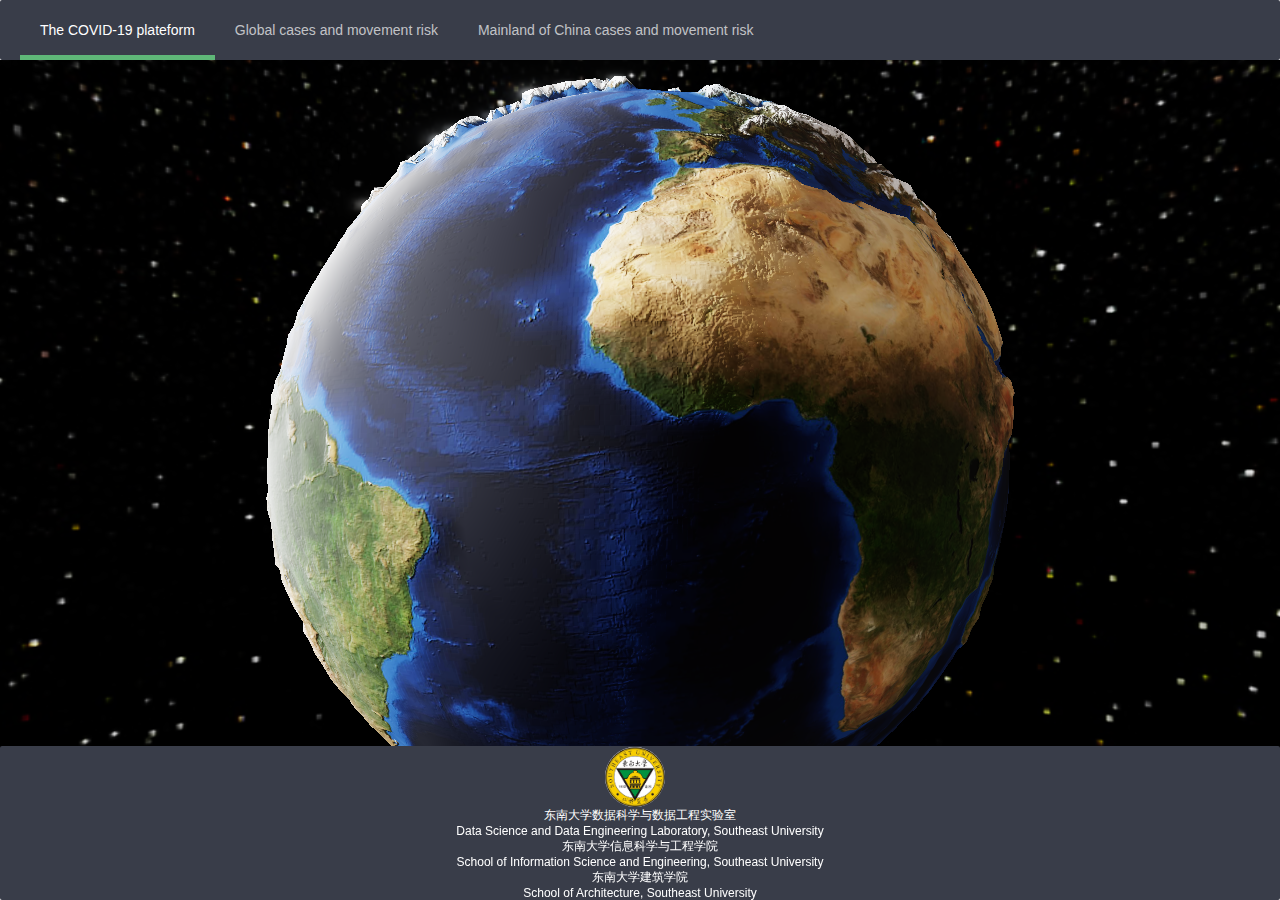
<file: covid19/index.html>
<!DOCTYPE html>
<html>

<head>
    <meta charset="UTF-8">
    <title>The COVID-19 plateform</title>
</head>
<link rel="stylesheet" href="layui/css/layui.css">
<link rel="shortcut icon" href="favicon1.ico" />
<style>
     .layui-footer{
        position: absolute;
        bottom: 0%;
        /* height: 300px; */
        width: 100%;
        text-align: center;
    
}

.layui-nav-img{
    width: 60px;
    height: 60px;
}
.layui-nav li{
    position: relative;
    font-size: 12px;
}

</style>
   

<body>
    <div id="header">
        <ul class="layui-nav" lay-filter="">
            <li class="layui-nav-item layui-this"><a href="">The COVID-19 plateform</a></li>
            <li class="layui-nav-item"><a href="covid/GlobalMap.html">Global cases and movement risk</a></li>
            <li class="layui-nav-item"><a href="covid/China.html">Mainland of China cases and movement risk</a></li>

        </ul>
    </div>
    <script src="layui/layui.js"></script>
    <script>
        //注意：导航 依赖 element 模块，否则无法进行功能性操作
        layui.use('element', function() {
            var element = layui.element;
        });
    </script>
    <div id="earth" style="width: 100%; height: 800px"></div>
    <script src="js/echarts.min.js"></script>
    <script src="js/echarts-gl.min.js"></script>
    <script src="js/world.js"></script>
    <script>
        var dom = document.getElementById("earth")
        var myChart = echarts.init(dom);
        option = {
            backgroundColor: "#000",
            globe: {
                baseTexture: "./img/world.jpg",
                heightTexture: "./img/world.jpg",
                displacementScale: 0.04,
                environment: "./img/starfield.jpg",
                shading: "realistic",
                realisticMaterial: {
                    roughness: 0.9
                },
                postEffect: {
                    enable: true
                },
                light: {
                    main: {
                        intensity: 5,
                        shadow: true
                    },
                    ambientCubemap: {
                        texture: "img/pisa.hdr",
                        diffuseIntensity: 0.2
                    }
                }
            }

        };
        if (option && typeof option === "object") {
            myChart.setOption(option, true);
        }
    </script>
    <div class="layui-footer">
        <ul class="layui-nav" lay-filter="">
            <li class="layui-nav-item">
                <img src="seu.png" class="layui-nav-img" width="50" />
            </li>
            <li >东南大学数据科学与数据工程实验室
            </li>
            <li >
                Data Science and Data Engineering Laboratory, Southeast University
            </li>
            <li >东南大学信息科学与工程学院
            </li>
            <li >
				School of Information Science and Engineering, Southeast University
			</li>
            <li >东南大学建筑学院
            </li>
            <li >
				School of Architecture, Southeast University
			</li>
        </ul>

    </div>
</body>

</html>
</file>
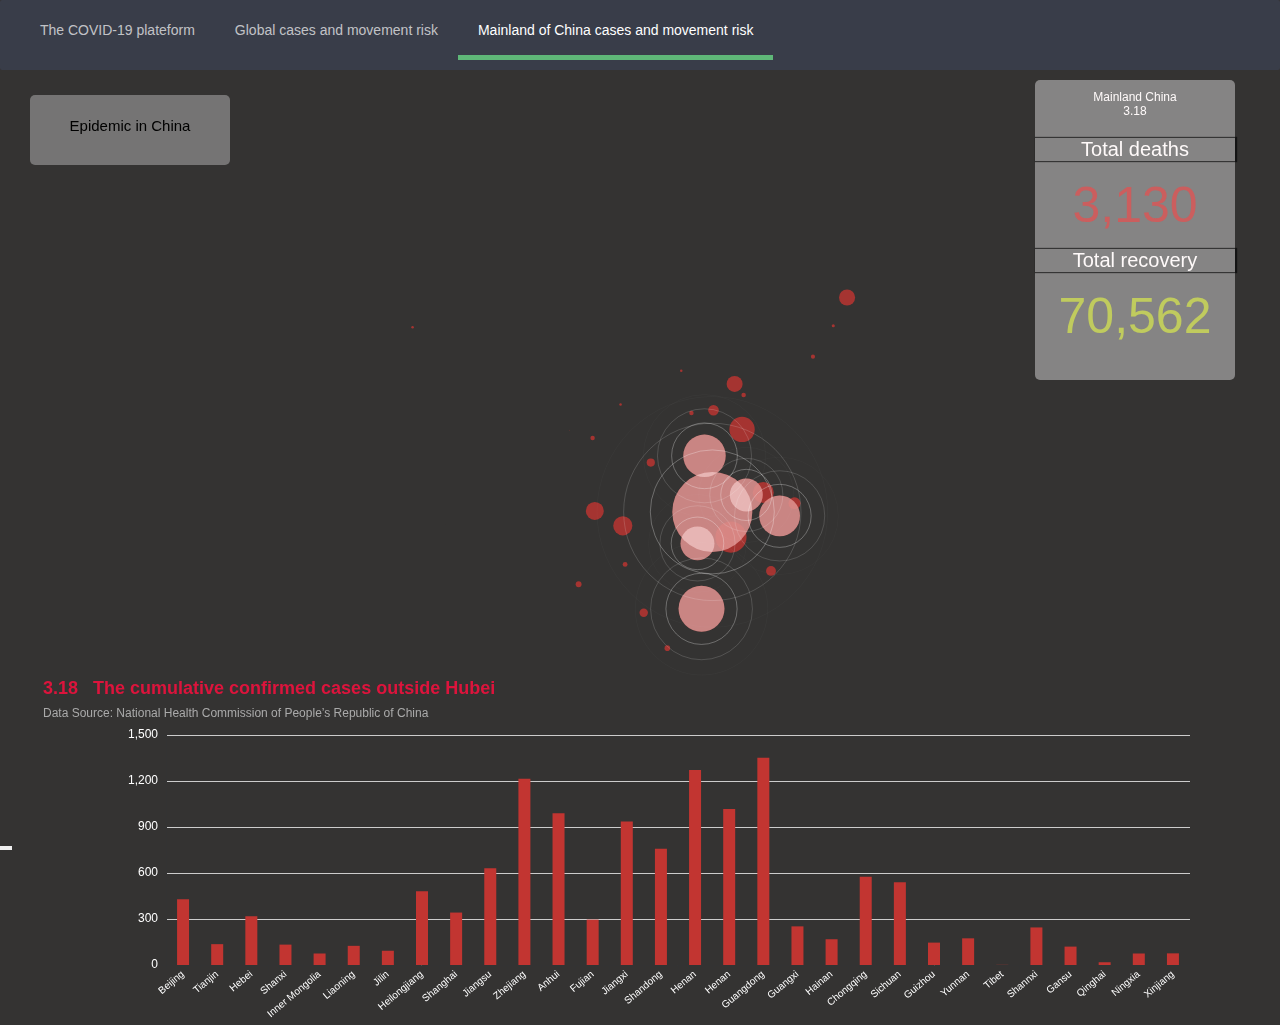
<file: covid19/covid/China.html>
<!DOCTYPE html>
<html style="height: 100%">

<head>
  <meta charset="utf-8">
  <meta name='viewport' content='initial-scale=1,maximum-scale=1,user-scalable=no' />
  <link href='https://api.tiles.mapbox.com/mapbox-gl-js/v0.34.0/mapbox-gl.css' rel='stylesheet' />
  <script src='https://api.tiles.mapbox.com/mapbox-gl-js/v0.34.0/mapbox-gl.js'></script>
    <script type="text/javascript" src="js/tool/jquery.min.js"></script>
    <script type="text/javascript" src="js/tool/echarts.js"></script>
    <script src='js/tool/mapbox-gl-dev.js'></script>
    <script type="text/javascript" src="js/tool/echarts-all-3.js"></script>
    <script type="text/javascript" src="js/tool/EchartsLayer.js"></script>
  <link rel="shortcut icon" href="./favicon1.ico"/>
  <link rel="stylesheet" href="../layui/css/layui.css">
  <script src="../layui/layui.js"></script>
  <link rel="shortcut icon" href="../favicon1.ico"/>
    <link rel="stylesheet" href="css/style.css" />
  <style>
  #container{
      position:fixed;
      width: 100%;
      height: 85%;
      top:70px;
  }
  #showContent{
      height: 70px; 
      width:200px;
      background: rgba(214, 214, 214, 0.4);
      position: fixed;
      top: 45px;
      left: 30px;
      border-radius: 5px;
      margin-top: 50px;
      font-size: 15px;
      font-family: Arial, Helvetica, sans-serif;
      text-align: center;
  } 
  /* #showLink{
      height: 20px; 
      width:200px;
      background: rgba(214, 214, 214, 0.4);
      position: absolute;
      top: 20px;
      left: 30px;
      border-radius: 5px;
  }  */
  #infoshow{
    width: 200px;
    height: 300px;
    background:rgba(214, 214, 214, 0.5);
    position: fixed;
    right: 45px;
    top: 20px;
    border-radius: 5px;
    /* font-size: 20px; */
    text-align: center;
  }
  /* #list{
    margin: 0,20,0,0,'solid';

  } */
  #areatime{
    font-size: 12px;
    color: snow;
    position: relative;
    top:10px;
    left: 0px;
  }
  #deathname{
    font-size: 20px;
    color: snow;
    columns: #ffffff;
    position: relative;
    top:30px;
    left: 0px;
    margin:auto;
    box-shadow: 1px 0px 1px 1px rgba(0, 0, 0, 0.6);
  }
  #recoveryname{
    font-size: 20px;
    color:snow;
    position: relative;
    top:60px;
    left: 0px;
    margin:auto;
    box-shadow: 1px 0px 1px 1px rgba(0,0,0,0.6);
  }
  #deathnumber{
    font-size: 50px;
    color:rgba(233, 79, 79, 0.7);
    columns: #000000;
    position: relative;
    top:45px;
    right: 0px;
    margin:auto;
  }
  #recoverynumber{
    font-size: 50px;
    color: rgba(218, 233, 79, 0.7);
    columns: #000000;
    position: relative;
    top:75px;
    right: 0px;
    margin:auto;
  }
  /* #showlink{
    height: 70px; 
    width:200px;
    background: rgba(214, 214, 214, 0.4);
  } */

  .layui-nav{
    position: fixed;
    width: 100%;
    height: 70px;
  }

  #contentfont-style{
    position: relative;
    top:22px;
    text-overflow: ellipsis;
    font-weight: 1.5;
  }

  
</style>
</head>
<body >
<body >
<ul class="layui-nav">
  <li class="layui-nav-item"><a href="../index.html">The COVID-19 plateform</a></li>
  <li class="layui-nav-item"><a href="../covid/GlobalMap.html">Global cases and movement risk</a></li>
  <li class="layui-nav-item layui-this"><a href="">Mainland of China cases and movement risk</a></li>
</ul>

<script>
  //注意：导航 依赖 element 模块，否则无法进行功能性操作
  layui.use('element', function(){
    var element = layui.element;
  });
</script>

<div id="container" ></div>
<div id="infoshow" style="margin-top: 60px">
    <ul id='list'>
      <li id='areatime'></li>
      <li id='deathname'></li>
      <li id='deathnumber'></li>
      <li id='recoveryname'></li>
      <li id='recoverynumber'></li>
    </ul>
  </div>
<!--  &lt;!&ndash; 显示街道信息 &ndash;&gt;-->
<!--  <div id="showLink">-->
<!--      <a href="GlobalMap.html">Global Migration Risk</a>-->
<!--  </div>-->
  
  <div id="showContent" >
      <h4 id='contentfont-style'>Epidemic in China</h4>
  </div>
  <!-- <div id="main" style="width: 1100px;height:400px;"></div> -->
  <div id="barChart"></div>


  <script type="text/javascript" src="js/china.js"></script>
  <script type="text/javascript" src="js/patientNum.js">
  </script>
  <script type="text/javascript" src="js/tmpFlood.js"></script>
  
  <!--<script type="text/javascript" src="js/main1.js"></script> -->
  <script type="text/javascript" src="js/tmpMain.js"></script>
  
  <script>
    document.getElementById('areatime').innerHTML = 'Mainland China' +'<br>'+String(time[time.length - 1]);
    document.getElementById('deathname').innerHTML = 'Total deaths';
    document.getElementById('deathnumber').innerHTML = '3,130';
    document.getElementById('recoveryname').innerHTML = 'Total recovery';
    document.getElementById('recoverynumber').innerHTML = '70,562';
  </script>

</body>
</html>
</file>
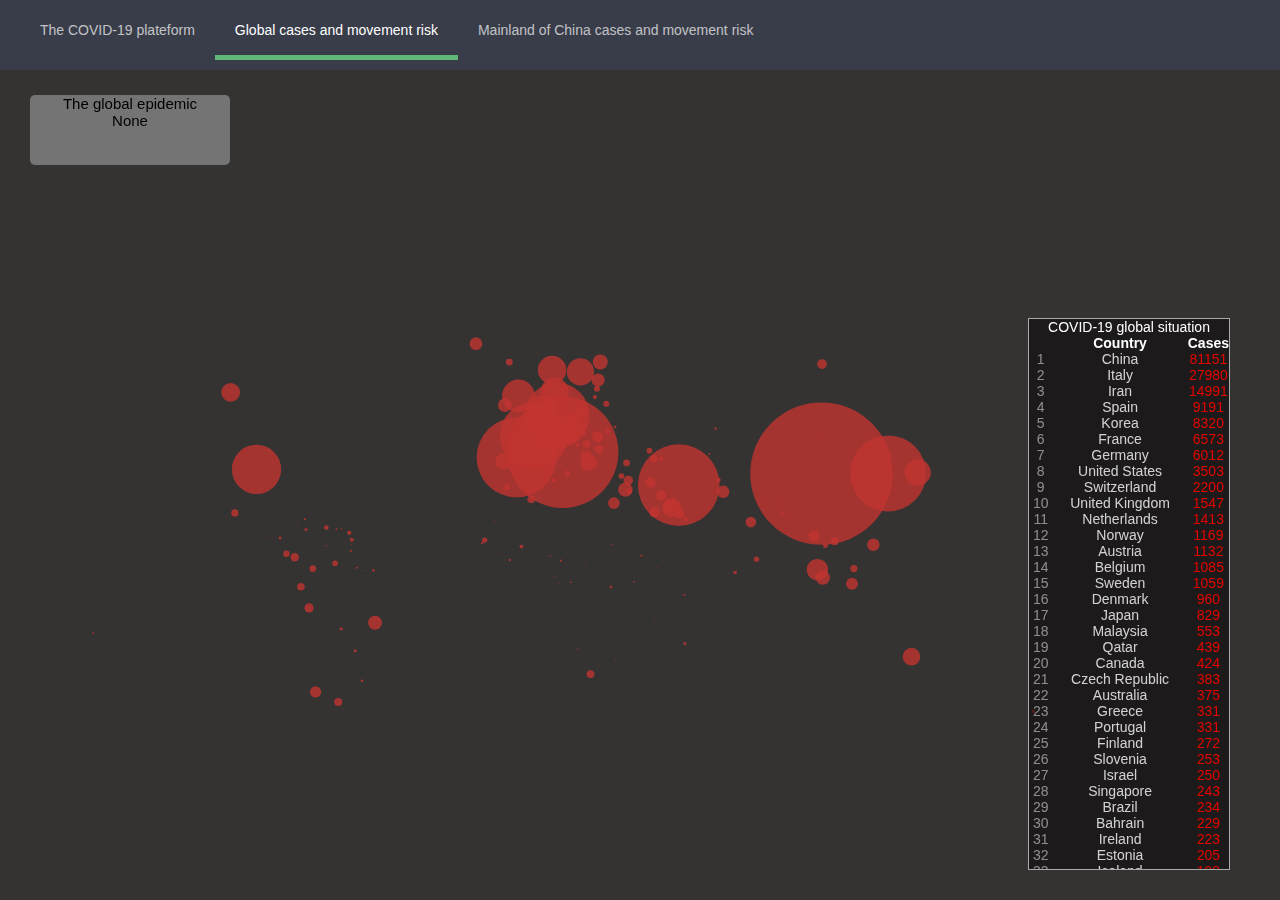
<file: covid19/covid/GlobalMap.html>
<!DOCTYPE html>
  <html style="height: 100%">

  <head>
    <meta charset="utf-8">
    <meta name='viewport' content='initial-scale=1,maximum-scale=1,user-scalable=no' />
    <link href='https://api.tiles.mapbox.com/mapbox-gl-js/v0.34.0/mapbox-gl.css' rel='stylesheet' />
    <script src='https://api.tiles.mapbox.com/mapbox-gl-js/v0.34.0/mapbox-gl.js'></script>
      <script type="text/javascript" src="js/tool/jquery.min.js"></script>
      <script type="text/javascript" src="js/tool/echarts.js"></script>
      <script src='js/tool/mapbox-gl-dev.js'></script>
      <script type="text/javascript" src="js/tool/echarts-all-3.js"></script>
      <script type="text/javascript" src="js/tool/EchartsLayer.js"></script>
      <link rel="shortcut icon" href="./favicon1.ico"/>
      <link rel="stylesheet" href="../layui/css/layui.css">
      <script src="../layui/layui.js"></script>
      <link rel="shortcut icon" href="../favicon1.ico"/>
      <link rel="stylesheet" href="css/style.css" />

    <style>
    #container{
      position:fixed;
      width: 100%;
      height: 100%;
      top:70px;
  }
  #showContent{
      height: 70px; 
      width:200px;
      background: rgba(214, 214, 214, 0.4);
      position: fixed;
      top: 45px;
      left: 30px;
      border-radius: 5px;
      margin-top: 50px;
      font-size: 15px;
      font-family: Arial, Helvetica, sans-serif;
      text-align: center;
  } 
  /* #showLink{
      height: 20px; 
      width:200px;
      background: rgba(214, 214, 214, 0.4);
      position: absolute;
      top: 20px;
      left: 30px;
      border-radius: 5px;
  }  */
  #infoshow{
    width: 200px;
    height: 300px;
    background:rgba(214, 214, 214, 0.5);
    position: fixed;
    right: 30px;
    top: 20px;
    border-radius: 5px;
    /* font-size: 20px; */
    text-align: center;
  }
  /* #list{
    margin: 0,20,0,0,'solid';

  } */
  #areatime{
    font-size: 12px;
    color: snow;
    position: relative;
    top:10px;
    left: 0px;
  }
  #deathname{
    font-size: 20px;
    color: snow;
    columns: #ffffff;
    position: relative;
    top:30px;
    left: 0px;
    margin:auto;
    box-shadow: 1px 0px 1px 1px rgba(0, 0, 0, 0.6);
  }
  #recoveryname{
    font-size: 20px;
    color:snow;
    position: relative;
    top:60px;
    left: 0px;
    margin:auto;
    box-shadow: 1px 0px 1px 1px rgba(0,0,0,0.6);
  }
  #deathnumber{
    font-size: 50px;
    color:rgba(233, 79, 79, 0.7);
    columns: #000000;
    position: relative;
    top:45px;
    right: 0px;
    margin:auto;
  }
  #recoverynumber{
    font-size: 50px;
    color: rgba(218, 233, 79, 0.7);
    columns: #000000;
    position: relative;
    top:75px;
    right: 0px;
    margin:auto;
  }
  /* #showlink{
    height: 70px; 
    width:200px;
    background: rgba(214, 214, 214, 0.4);
  } */

  .layui-nav{
    position: fixed;
    width: 100%;
    height: 70px;
  }

  #contentfont-style{
    position: relative;
    top:22px;
    text-overflow: ellipsis;
    font-weight: 1.5;
  }

  #country-list{
    height:550px; 
    width:200px;
    border: solid 1px #aaa;
    margin: 0 auto;
    background: rgba(3, 1, 1, 0.5);
    position: fixed;
    right: 50px;
    bottom: 30px;
    color:#ffffff;
    text-align: center;
  }

</style>
</head>
<body >
<ul class="layui-nav">
    <li class="layui-nav-item"><a href="../index.html">The COVID-19 plateform</a></li>
    <li class="layui-nav-item layui-this"><a href="">Global cases and movement risk</a></li>
    <li class="layui-nav-item"><a href="../covid/China.html">Mainland of China cases and movement risk</a></li>
</ul>
<script>
    //注意：导航 依赖 element 模块，否则无法进行功能性操作
    layui.use('element', function(){
        var element = layui.element;
    });
</script>


    <div id="container" ></div>
    <!-- <div id="infoshow" style="margin-top: 60px">
        <ul id='list'>
          <li id='areatime'></li>
          <li id='deathname'></li>
          <li id='deathnumber'></li>
          <li id='recoveryname'></li>
          <li id='recoverynumber'></li>
        </ul>
    </div> -->
    
    <div id='country-list' style="overflow:scroll">
      <table class="table table-striped" id="tabletoplist">
          <caption >COVID-19 global situation</caption>
          <thead>
              <tr>
                  <th></th>
                  <th>Country</th>
                  <th>Cases</th>
              </tr>
          </thead>
          <tbody id="toplist">
          </tbody>
      </table>
  </div>
    <!-- 显示街道信息 -->
    <div id="showContent">
        <h4>The global epidemic</h4>None
    </div>
    <div class="model">

        <!-- <select class="inputtext" style="height:30px;width: 130px;" id="selectID">
          <option value="0">工作日通勤流</option>
          <option value="1">工作日24小时人流</option>

        </select> -->
        
        <div style="width:150px;height: 50px;background: #343332;color: #fff;margin-top: 20px;margin-left: 15px;display: none;" id="btn_time">所选取的时间为：<br><span id="time" style="margin-left: 18px"></span> -->
        </div>
    </div>
<!--时间柱<div style="height: 350px; width: 80%">
    形-->
    <div id="barChart" style="background:#343332;display:none;width: 1200px"></div>

    

    
    <!-- <script type="text/javascript" src="js/china.js"></script> -->
    <!-- <script type="text/javascript" src="js/global_confirm_cn.js"></script> -->
    <script type="text/javascript" src="js/global_confirm_en.js"></script>
    <script type="text/javascript" src="js/global.js"></script>
    <!-- <script type="text/javascript" src="js/tmpFlood.js"></script> -->
    <script type="text/javascript" src="js/patient_3-17.js"> </script>
    <script type="text/javascript" src="js/risk_scaleup_0323.js"></script>
    <!-- <script type="text/javascript" src="js/patientNum.js"></script> -->
    <!--<script type="text/javascript" src="js/main1.js"></script> -->
    <script type="text/javascript" src="js/tmpMain1.js"></script>
    
    <script>
      document.getElementById('areatime').innerHTML = 'COVID-19 global situation';
      document.getElementById('deathname').innerHTML = 'Total deaths';
      document.getElementById('deathnumber').innerHTML = global_patient_death;
      document.getElementById('recoveryname').innerHTML = 'Total recovery';
      document.getElementById('recoverynumber').innerHTML = global_patient_recovered;
    </script>
    <script>
      function addtr(parentID, n, country, num) {
          var tr_1 = document.createElement("tr");
          addtd(tr_1, n, 'color:rgba(255, 255, 255, 0.5)');
          addtd(tr_1, country, 'color:rgba(255, 255, 255, 0.8)');
          addtd(tr_1, num, 'color:#e60000');
          document.getElementById(parentID).appendChild(tr_1);
      }

      function addtd(tr, text, style) {
          var td_1 = document.createElement("td");
          td_1.setAttribute("style", style);
          td_1.innerHTML = text;
          tr.appendChild(td_1);
      }

      // Create items array
      var items = Object.keys(patient).map(function(key) {
          return [key, patient[key][patient[key].length - 1]];
      });

      // Sort the array based on the second element
      items.sort(function(first, second) {
          return second[1] - first[1];
      });

      // 读取文件 patient 和 cityName
      document.getElementById("tabletoplist").setAttribute("class", "table table-striped")
      for (var i = 0; i < items.length; i++)
      // addLi("toplist", items.keys[i], items[items.keys[i]][items[items.keys[i].length - 1]])
          addtr("toplist", i + 1, items[i][0], items[i][1])
  </script>

</body>
</html>
</file>
<file: covid19/layui/css/layui.css>
/** layui-v2.5.6 MIT License By https://www.layui.com */
 .layui-inline,img{display:inline-block;vertical-align:middle}h1,h2,h3,h4,h5,h6{font-weight:400}.layui-edge,.layui-header,.layui-inline,.layui-main{position:relative}.layui-body,.layui-edge,.layui-elip{overflow:hidden}.layui-btn,.layui-edge,.layui-inline,img{vertical-align:middle}.layui-btn,.layui-disabled,.layui-icon,.layui-unselect{-moz-user-select:none;-webkit-user-select:none;-ms-user-select:none}.layui-elip,.layui-form-checkbox span,.layui-form-pane .layui-form-label{text-overflow:ellipsis;white-space:nowrap}.layui-breadcrumb,.layui-tree-btnGroup{visibility:hidden}blockquote,body,button,dd,div,dl,dt,form,h1,h2,h3,h4,h5,h6,input,li,ol,p,pre,td,textarea,th,ul{margin:0;padding:0;-webkit-tap-highlight-color:rgba(0,0,0,0)}a:active,a:hover{outline:0}img{border:none}li{list-style:none}table{border-collapse:collapse;border-spacing:0}h4,h5,h6{font-size:100%}button,input,optgroup,option,select,textarea{font-family:inherit;font-size:inherit;font-style:inherit;font-weight:inherit;outline:0}pre{white-space:pre-wrap;white-space:-moz-pre-wrap;white-space:-pre-wrap;white-space:-o-pre-wrap;word-wrap:break-word}body{line-height:24px;font:14px Helvetica Neue,Helvetica,PingFang SC,Tahoma,Arial,sans-serif}hr{height:1px;margin:10px 0;border:0;clear:both}a{color:#333;text-decoration:none}a:hover{color:#777}a cite{font-style:normal;*cursor:pointer}.layui-border-box,.layui-border-box *{box-sizing:border-box}.layui-box,.layui-box *{box-sizing:content-box}.layui-clear{clear:both;*zoom:1}.layui-clear:after{content:'\20';clear:both;*zoom:1;display:block;height:0}.layui-inline{*display:inline;*zoom:1}.layui-edge{display:inline-block;width:0;height:0;border-width:6px;border-style:dashed;border-color:transparent}.layui-edge-top{top:-4px;border-bottom-color:#999;border-bottom-style:solid}.layui-edge-right{border-left-color:#999;border-left-style:solid}.layui-edge-bottom{top:2px;border-top-color:#999;border-top-style:solid}.layui-edge-left{border-right-color:#999;border-right-style:solid}.layui-disabled,.layui-disabled:hover{color:#d2d2d2!important;cursor:not-allowed!important}.layui-circle{border-radius:100%}.layui-show{display:block!important}.layui-hide{display:none!important}@font-face{font-family:layui-icon;src:url(../font/iconfont.eot?v=256);src:url(../font/iconfont.eot?v=256#iefix) format('embedded-opentype'),url(../font/iconfont.woff2?v=256) format('woff2'),url(../font/iconfont.woff?v=256) format('woff'),url(../font/iconfont.ttf?v=256) format('truetype'),url(../font/iconfont.svg?v=256#layui-icon) format('svg')}.layui-icon{font-family:layui-icon!important;font-size:16px;font-style:normal;-webkit-font-smoothing:antialiased;-moz-osx-font-smoothing:grayscale}.layui-icon-reply-fill:before{content:"\e611"}.layui-icon-set-fill:before{content:"\e614"}.layui-icon-menu-fill:before{content:"\e60f"}.layui-icon-search:before{content:"\e615"}.layui-icon-share:before{content:"\e641"}.layui-icon-set-sm:before{content:"\e620"}.layui-icon-engine:before{content:"\e628"}.layui-icon-close:before{content:"\1006"}.layui-icon-close-fill:before{content:"\1007"}.layui-icon-chart-screen:before{content:"\e629"}.layui-icon-star:before{content:"\e600"}.layui-icon-circle-dot:before{content:"\e617"}.layui-icon-chat:before{content:"\e606"}.layui-icon-release:before{content:"\e609"}.layui-icon-list:before{content:"\e60a"}.layui-icon-chart:before{content:"\e62c"}.layui-icon-ok-circle:before{content:"\1005"}.layui-icon-layim-theme:before{content:"\e61b"}.layui-icon-table:before{content:"\e62d"}.layui-icon-right:before{content:"\e602"}.layui-icon-left:before{content:"\e603"}.layui-icon-cart-simple:before{content:"\e698"}.layui-icon-face-cry:before{content:"\e69c"}.layui-icon-face-smile:before{content:"\e6af"}.layui-icon-survey:before{content:"\e6b2"}.layui-icon-tree:before{content:"\e62e"}.layui-icon-ie:before{content:"\e7bb"}.layui-icon-upload-circle:before{content:"\e62f"}.layui-icon-add-circle:before{content:"\e61f"}.layui-icon-download-circle:before{content:"\e601"}.layui-icon-templeate-1:before{content:"\e630"}.layui-icon-util:before{content:"\e631"}.layui-icon-face-surprised:before{content:"\e664"}.layui-icon-edit:before{content:"\e642"}.layui-icon-speaker:before{content:"\e645"}.layui-icon-down:before{content:"\e61a"}.layui-icon-file:before{content:"\e621"}.layui-icon-layouts:before{content:"\e632"}.layui-icon-rate-half:before{content:"\e6c9"}.layui-icon-add-circle-fine:before{content:"\e608"}.layui-icon-prev-circle:before{content:"\e633"}.layui-icon-read:before{content:"\e705"}.layui-icon-404:before{content:"\e61c"}.layui-icon-carousel:before{content:"\e634"}.layui-icon-help:before{content:"\e607"}.layui-icon-code-circle:before{content:"\e635"}.layui-icon-windows:before{content:"\e67f"}.layui-icon-water:before{content:"\e636"}.layui-icon-username:before{content:"\e66f"}.layui-icon-find-fill:before{content:"\e670"}.layui-icon-about:before{content:"\e60b"}.layui-icon-location:before{content:"\e715"}.layui-icon-up:before{content:"\e619"}.layui-icon-pause:before{content:"\e651"}.layui-icon-date:before{content:"\e637"}.layui-icon-layim-uploadfile:before{content:"\e61d"}.layui-icon-delete:before{content:"\e640"}.layui-icon-play:before{content:"\e652"}.layui-icon-top:before{content:"\e604"}.layui-icon-firefox:before{content:"\e686"}.layui-icon-friends:before{content:"\e612"}.layui-icon-refresh-3:before{content:"\e9aa"}.layui-icon-ok:before{content:"\e605"}.layui-icon-layer:before{content:"\e638"}.layui-icon-face-smile-fine:before{content:"\e60c"}.layui-icon-dollar:before{content:"\e659"}.layui-icon-group:before{content:"\e613"}.layui-icon-layim-download:before{content:"\e61e"}.layui-icon-picture-fine:before{content:"\e60d"}.layui-icon-link:before{content:"\e64c"}.layui-icon-diamond:before{content:"\e735"}.layui-icon-log:before{content:"\e60e"}.layui-icon-key:before{content:"\e683"}.layui-icon-rate-solid:before{content:"\e67a"}.layui-icon-fonts-del:before{content:"\e64f"}.layui-icon-unlink:before{content:"\e64d"}.layui-icon-fonts-clear:before{content:"\e639"}.layui-icon-triangle-r:before{content:"\e623"}.layui-icon-circle:before{content:"\e63f"}.layui-icon-radio:before{content:"\e643"}.layui-icon-align-center:before{content:"\e647"}.layui-icon-align-right:before{content:"\e648"}.layui-icon-align-left:before{content:"\e649"}.layui-icon-loading-1:before{content:"\e63e"}.layui-icon-return:before{content:"\e65c"}.layui-icon-fonts-strong:before{content:"\e62b"}.layui-icon-upload:before{content:"\e67c"}.layui-icon-dialogue:before{content:"\e63a"}.layui-icon-video:before{content:"\e6ed"}.layui-icon-headset:before{content:"\e6fc"}.layui-icon-cellphone-fine:before{content:"\e63b"}.layui-icon-add-1:before{content:"\e654"}.layui-icon-face-smile-b:before{content:"\e650"}.layui-icon-fonts-html:before{content:"\e64b"}.layui-icon-screen-full:before{content:"\e622"}.layui-icon-form:before{content:"\e63c"}.layui-icon-cart:before{content:"\e657"}.layui-icon-camera-fill:before{content:"\e65d"}.layui-icon-tabs:before{content:"\e62a"}.layui-icon-heart-fill:before{content:"\e68f"}.layui-icon-fonts-code:before{content:"\e64e"}.layui-icon-ios:before{content:"\e680"}.layui-icon-at:before{content:"\e687"}.layui-icon-fire:before{content:"\e756"}.layui-icon-set:before{content:"\e716"}.layui-icon-fonts-u:before{content:"\e646"}.layui-icon-triangle-d:before{content:"\e625"}.layui-icon-tips:before{content:"\e702"}.layui-icon-picture:before{content:"\e64a"}.layui-icon-more-vertical:before{content:"\e671"}.layui-icon-bluetooth:before{content:"\e689"}.layui-icon-flag:before{content:"\e66c"}.layui-icon-loading:before{content:"\e63d"}.layui-icon-fonts-i:before{content:"\e644"}.layui-icon-refresh-1:before{content:"\e666"}.layui-icon-rmb:before{content:"\e65e"}.layui-icon-addition:before{content:"\e624"}.layui-icon-home:before{content:"\e68e"}.layui-icon-time:before{content:"\e68d"}.layui-icon-user:before{content:"\e770"}.layui-icon-notice:before{content:"\e667"}.layui-icon-chrome:before{content:"\e68a"}.layui-icon-edge:before{content:"\e68b"}.layui-icon-login-weibo:before{content:"\e675"}.layui-icon-voice:before{content:"\e688"}.layui-icon-upload-drag:before{content:"\e681"}.layui-icon-login-qq:before{content:"\e676"}.layui-icon-snowflake:before{content:"\e6b1"}.layui-icon-heart:before{content:"\e68c"}.layui-icon-logout:before{content:"\e682"}.layui-icon-file-b:before{content:"\e655"}.layui-icon-template:before{content:"\e663"}.layui-icon-transfer:before{content:"\e691"}.layui-icon-auz:before{content:"\e672"}.layui-icon-console:before{content:"\e665"}.layui-icon-app:before{content:"\e653"}.layui-icon-prev:before{content:"\e65a"}.layui-icon-website:before{content:"\e7ae"}.layui-icon-next:before{content:"\e65b"}.layui-icon-component:before{content:"\e857"}.layui-icon-android:before{content:"\e684"}.layui-icon-more:before{content:"\e65f"}.layui-icon-login-wechat:before{content:"\e677"}.layui-icon-shrink-right:before{content:"\e668"}.layui-icon-spread-left:before{content:"\e66b"}.layui-icon-camera:before{content:"\e660"}.layui-icon-note:before{content:"\e66e"}.layui-icon-refresh:before{content:"\e669"}.layui-icon-female:before{content:"\e661"}.layui-icon-male:before{content:"\e662"}.layui-icon-screen-restore:before{content:"\e758"}.layui-icon-password:before{content:"\e673"}.layui-icon-senior:before{content:"\e674"}.layui-icon-theme:before{content:"\e66a"}.layui-icon-tread:before{content:"\e6c5"}.layui-icon-praise:before{content:"\e6c6"}.layui-icon-star-fill:before{content:"\e658"}.layui-icon-rate:before{content:"\e67b"}.layui-icon-template-1:before{content:"\e656"}.layui-icon-vercode:before{content:"\e679"}.layui-icon-service:before{content:"\e626"}.layui-icon-cellphone:before{content:"\e678"}.layui-icon-print:before{content:"\e66d"}.layui-icon-cols:before{content:"\e610"}.layui-icon-wifi:before{content:"\e7e0"}.layui-icon-export:before{content:"\e67d"}.layui-icon-rss:before{content:"\e808"}.layui-icon-slider:before{content:"\e714"}.layui-icon-email:before{content:"\e618"}.layui-icon-subtraction:before{content:"\e67e"}.layui-icon-mike:before{content:"\e6dc"}.layui-icon-light:before{content:"\e748"}.layui-icon-gift:before{content:"\e627"}.layui-icon-mute:before{content:"\e685"}.layui-icon-reduce-circle:before{content:"\e616"}.layui-icon-music:before{content:"\e690"}.layui-main{width:1140px;margin:0 auto}.layui-header{z-index:1000;height:60px}.layui-header a:hover{transition:all .5s;-webkit-transition:all .5s}.layui-side{position:fixed;left:0;top:0;bottom:0;z-index:999;width:200px;overflow-x:hidden}.layui-side-scroll{position:relative;width:220px;height:100%;overflow-x:hidden}.layui-body{position:absolute;left:200px;right:0;top:0;bottom:0;z-index:998;width:auto;overflow-y:auto;box-sizing:border-box}.layui-layout-body{overflow:hidden}.layui-layout-admin .layui-header{background-color:#23262E}.layui-layout-admin .layui-side{top:60px;width:200px;overflow-x:hidden}.layui-layout-admin .layui-body{position:fixed;top:60px;bottom:44px}.layui-layout-admin .layui-main{width:auto;margin:0 15px}.layui-layout-admin .layui-footer{position:fixed;left:200px;right:0;bottom:0;height:44px;line-height:44px;padding:0 15px;background-color:#eee}.layui-layout-admin .layui-logo{position:absolute;left:0;top:0;width:200px;height:100%;line-height:60px;text-align:center;color:#009688;font-size:16px}.layui-layout-admin .layui-header .layui-nav{background:0 0}.layui-layout-left{position:absolute!important;left:200px;top:0}.layui-layout-right{position:absolute!important;right:0;top:0}.layui-container{position:relative;margin:0 auto;padding:0 15px;box-sizing:border-box}.layui-fluid{position:relative;margin:0 auto;padding:0 15px}.layui-row:after,.layui-row:before{content:'';display:block;clear:both}.layui-col-lg1,.layui-col-lg10,.layui-col-lg11,.layui-col-lg12,.layui-col-lg2,.layui-col-lg3,.layui-col-lg4,.layui-col-lg5,.layui-col-lg6,.layui-col-lg7,.layui-col-lg8,.layui-col-lg9,.layui-col-md1,.layui-col-md10,.layui-col-md11,.layui-col-md12,.layui-col-md2,.layui-col-md3,.layui-col-md4,.layui-col-md5,.layui-col-md6,.layui-col-md7,.layui-col-md8,.layui-col-md9,.layui-col-sm1,.layui-col-sm10,.layui-col-sm11,.layui-col-sm12,.layui-col-sm2,.layui-col-sm3,.layui-col-sm4,.layui-col-sm5,.layui-col-sm6,.layui-col-sm7,.layui-col-sm8,.layui-col-sm9,.layui-col-xs1,.layui-col-xs10,.layui-col-xs11,.layui-col-xs12,.layui-col-xs2,.layui-col-xs3,.layui-col-xs4,.layui-col-xs5,.layui-col-xs6,.layui-col-xs7,.layui-col-xs8,.layui-col-xs9{position:relative;display:block;box-sizing:border-box}.layui-col-xs1,.layui-col-xs10,.layui-col-xs11,.layui-col-xs12,.layui-col-xs2,.layui-col-xs3,.layui-col-xs4,.layui-col-xs5,.layui-col-xs6,.layui-col-xs7,.layui-col-xs8,.layui-col-xs9{float:left}.layui-col-xs1{width:8.33333333%}.layui-col-xs2{width:16.66666667%}.layui-col-xs3{width:25%}.layui-col-xs4{width:33.33333333%}.layui-col-xs5{width:41.66666667%}.layui-col-xs6{width:50%}.layui-col-xs7{width:58.33333333%}.layui-col-xs8{width:66.66666667%}.layui-col-xs9{width:75%}.layui-col-xs10{width:83.33333333%}.layui-col-xs11{width:91.66666667%}.layui-col-xs12{width:100%}.layui-col-xs-offset1{margin-left:8.33333333%}.layui-col-xs-offset2{margin-left:16.66666667%}.layui-col-xs-offset3{margin-left:25%}.layui-col-xs-offset4{margin-left:33.33333333%}.layui-col-xs-offset5{margin-left:41.66666667%}.layui-col-xs-offset6{margin-left:50%}.layui-col-xs-offset7{margin-left:58.33333333%}.layui-col-xs-offset8{margin-left:66.66666667%}.layui-col-xs-offset9{margin-left:75%}.layui-col-xs-offset10{margin-left:83.33333333%}.layui-col-xs-offset11{margin-left:91.66666667%}.layui-col-xs-offset12{margin-left:100%}@media screen and (max-width:768px){.layui-hide-xs{display:none!important}.layui-show-xs-block{display:block!important}.layui-show-xs-inline{display:inline!important}.layui-show-xs-inline-block{display:inline-block!important}}@media screen and (min-width:768px){.layui-container{width:750px}.layui-hide-sm{display:none!important}.layui-show-sm-block{display:block!important}.layui-show-sm-inline{display:inline!important}.layui-show-sm-inline-block{display:inline-block!important}.layui-col-sm1,.layui-col-sm10,.layui-col-sm11,.layui-col-sm12,.layui-col-sm2,.layui-col-sm3,.layui-col-sm4,.layui-col-sm5,.layui-col-sm6,.layui-col-sm7,.layui-col-sm8,.layui-col-sm9{float:left}.layui-col-sm1{width:8.33333333%}.layui-col-sm2{width:16.66666667%}.layui-col-sm3{width:25%}.layui-col-sm4{width:33.33333333%}.layui-col-sm5{width:41.66666667%}.layui-col-sm6{width:50%}.layui-col-sm7{width:58.33333333%}.layui-col-sm8{width:66.66666667%}.layui-col-sm9{width:75%}.layui-col-sm10{width:83.33333333%}.layui-col-sm11{width:91.66666667%}.layui-col-sm12{width:100%}.layui-col-sm-offset1{margin-left:8.33333333%}.layui-col-sm-offset2{margin-left:16.66666667%}.layui-col-sm-offset3{margin-left:25%}.layui-col-sm-offset4{margin-left:33.33333333%}.layui-col-sm-offset5{margin-left:41.66666667%}.layui-col-sm-offset6{margin-left:50%}.layui-col-sm-offset7{margin-left:58.33333333%}.layui-col-sm-offset8{margin-left:66.66666667%}.layui-col-sm-offset9{margin-left:75%}.layui-col-sm-offset10{margin-left:83.33333333%}.layui-col-sm-offset11{margin-left:91.66666667%}.layui-col-sm-offset12{margin-left:100%}}@media screen and (min-width:992px){.layui-container{width:970px}.layui-hide-md{display:none!important}.layui-show-md-block{display:block!important}.layui-show-md-inline{display:inline!important}.layui-show-md-inline-block{display:inline-block!important}.layui-col-md1,.layui-col-md10,.layui-col-md11,.layui-col-md12,.layui-col-md2,.layui-col-md3,.layui-col-md4,.layui-col-md5,.layui-col-md6,.layui-col-md7,.layui-col-md8,.layui-col-md9{float:left}.layui-col-md1{width:8.33333333%}.layui-col-md2{width:16.66666667%}.layui-col-md3{width:25%}.layui-col-md4{width:33.33333333%}.layui-col-md5{width:41.66666667%}.layui-col-md6{width:50%}.layui-col-md7{width:58.33333333%}.layui-col-md8{width:66.66666667%}.layui-col-md9{width:75%}.layui-col-md10{width:83.33333333%}.layui-col-md11{width:91.66666667%}.layui-col-md12{width:100%}.layui-col-md-offset1{margin-left:8.33333333%}.layui-col-md-offset2{margin-left:16.66666667%}.layui-col-md-offset3{margin-left:25%}.layui-col-md-offset4{margin-left:33.33333333%}.layui-col-md-offset5{margin-left:41.66666667%}.layui-col-md-offset6{margin-left:50%}.layui-col-md-offset7{margin-left:58.33333333%}.layui-col-md-offset8{margin-left:66.66666667%}.layui-col-md-offset9{margin-left:75%}.layui-col-md-offset10{margin-left:83.33333333%}.layui-col-md-offset11{margin-left:91.66666667%}.layui-col-md-offset12{margin-left:100%}}@media screen and (min-width:1200px){.layui-container{width:1170px}.layui-hide-lg{display:none!important}.layui-show-lg-block{display:block!important}.layui-show-lg-inline{display:inline!important}.layui-show-lg-inline-block{display:inline-block!important}.layui-col-lg1,.layui-col-lg10,.layui-col-lg11,.layui-col-lg12,.layui-col-lg2,.layui-col-lg3,.layui-col-lg4,.layui-col-lg5,.layui-col-lg6,.layui-col-lg7,.layui-col-lg8,.layui-col-lg9{float:left}.layui-col-lg1{width:8.33333333%}.layui-col-lg2{width:16.66666667%}.layui-col-lg3{width:25%}.layui-col-lg4{width:33.33333333%}.layui-col-lg5{width:41.66666667%}.layui-col-lg6{width:50%}.layui-col-lg7{width:58.33333333%}.layui-col-lg8{width:66.66666667%}.layui-col-lg9{width:75%}.layui-col-lg10{width:83.33333333%}.layui-col-lg11{width:91.66666667%}.layui-col-lg12{width:100%}.layui-col-lg-offset1{margin-left:8.33333333%}.layui-col-lg-offset2{margin-left:16.66666667%}.layui-col-lg-offset3{margin-left:25%}.layui-col-lg-offset4{margin-left:33.33333333%}.layui-col-lg-offset5{margin-left:41.66666667%}.layui-col-lg-offset6{margin-left:50%}.layui-col-lg-offset7{margin-left:58.33333333%}.layui-col-lg-offset8{margin-left:66.66666667%}.layui-col-lg-offset9{margin-left:75%}.layui-col-lg-offset10{margin-left:83.33333333%}.layui-col-lg-offset11{margin-left:91.66666667%}.layui-col-lg-offset12{margin-left:100%}}.layui-col-space1{margin:-.5px}.layui-col-space1>*{padding:.5px}.layui-col-space2{margin:-1px}.layui-col-space2>*{padding:1px}.layui-col-space4{margin:-2px}.layui-col-space4>*{padding:2px}.layui-col-space5{margin:-2.5px}.layui-col-space5>*{padding:2.5px}.layui-col-space6{margin:-3px}.layui-col-space6>*{padding:3px}.layui-col-space8{margin:-4px}.layui-col-space8>*{padding:4px}.layui-col-space10{margin:-5px}.layui-col-space10>*{padding:5px}.layui-col-space12{margin:-6px}.layui-col-space12>*{padding:6px}.layui-col-space14{margin:-7px}.layui-col-space14>*{padding:7px}.layui-col-space15{margin:-7.5px}.layui-col-space15>*{padding:7.5px}.layui-col-space16{margin:-8px}.layui-col-space16>*{padding:8px}.layui-col-space18{margin:-9px}.layui-col-space18>*{padding:9px}.layui-col-space20{margin:-10px}.layui-col-space20>*{padding:10px}.layui-col-space22{margin:-11px}.layui-col-space22>*{padding:11px}.layui-col-space24{margin:-12px}.layui-col-space24>*{padding:12px}.layui-col-space25{margin:-12.5px}.layui-col-space25>*{padding:12.5px}.layui-col-space26{margin:-13px}.layui-col-space26>*{padding:13px}.layui-col-space28{margin:-14px}.layui-col-space28>*{padding:14px}.layui-col-space30{margin:-15px}.layui-col-space30>*{padding:15px}.layui-btn,.layui-input,.layui-select,.layui-textarea,.layui-upload-button{outline:0;-webkit-appearance:none;transition:all .3s;-webkit-transition:all .3s;box-sizing:border-box}.layui-elem-quote{margin-bottom:10px;padding:15px;line-height:22px;border-left:5px solid #009688;border-radius:0 2px 2px 0;background-color:#f2f2f2}.layui-quote-nm{border-style:solid;border-width:1px 1px 1px 5px;background:0 0}.layui-elem-field{margin-bottom:10px;padding:0;border-width:1px;border-style:solid}.layui-elem-field legend{margin-left:20px;padding:0 10px;font-size:20px;font-weight:300}.layui-field-title{margin:10px 0 20px;border-width:1px 0 0}.layui-field-box{padding:10px 15px}.layui-field-title .layui-field-box{padding:10px 0}.layui-progress{position:relative;height:6px;border-radius:20px;background-color:#e2e2e2}.layui-progress-bar{position:absolute;left:0;top:0;width:0;max-width:100%;height:6px;border-radius:20px;text-align:right;background-color:#5FB878;transition:all .3s;-webkit-transition:all .3s}.layui-progress-big,.layui-progress-big .layui-progress-bar{height:18px;line-height:18px}.layui-progress-text{position:relative;top:-20px;line-height:18px;font-size:12px;color:#666}.layui-progress-big .layui-progress-text{position:static;padding:0 10px;color:#fff}.layui-collapse{border-width:1px;border-style:solid;border-radius:2px}.layui-colla-content,.layui-colla-item{border-top-width:1px;border-top-style:solid}.layui-colla-item:first-child{border-top:none}.layui-colla-title{position:relative;height:42px;line-height:42px;padding:0 15px 0 35px;color:#333;background-color:#f2f2f2;cursor:pointer;font-size:14px;overflow:hidden}.layui-colla-content{display:none;padding:10px 15px;line-height:22px;color:#666}.layui-colla-icon{position:absolute;left:15px;top:0;font-size:14px}.layui-card{margin-bottom:15px;border-radius:2px;background-color:#fff;box-shadow:0 1px 2px 0 rgba(0,0,0,.05)}.layui-card:last-child{margin-bottom:0}.layui-card-header{position:relative;height:42px;line-height:42px;padding:0 15px;border-bottom:1px solid #f6f6f6;color:#333;border-radius:2px 2px 0 0;font-size:14px}.layui-bg-black,.layui-bg-blue,.layui-bg-cyan,.layui-bg-green,.layui-bg-orange,.layui-bg-red{color:#fff!important}.layui-card-body{position:relative;padding:10px 15px;line-height:24px}.layui-card-body[pad15]{padding:15px}.layui-card-body[pad20]{padding:20px}.layui-card-body .layui-table{margin:5px 0}.layui-card .layui-tab{margin:0}.layui-panel-window{position:relative;padding:15px;border-radius:0;border-top:5px solid #E6E6E6;background-color:#fff}.layui-auxiliar-moving{position:fixed;left:0;right:0;top:0;bottom:0;width:100%;height:100%;background:0 0;z-index:9999999999}.layui-form-label,.layui-form-mid,.layui-form-select,.layui-input-block,.layui-input-inline,.layui-textarea{position:relative}.layui-bg-red{background-color:#FF5722!important}.layui-bg-orange{background-color:#FFB800!important}.layui-bg-green{background-color:#009688!important}.layui-bg-cyan{background-color:#2F4056!important}.layui-bg-blue{background-color:#1E9FFF!important}.layui-bg-black{background-color:#393D49!important}.layui-bg-gray{background-color:#eee!important;color:#666!important}.layui-badge-rim,.layui-colla-content,.layui-colla-item,.layui-collapse,.layui-elem-field,.layui-form-pane .layui-form-item[pane],.layui-form-pane .layui-form-label,.layui-input,.layui-layedit,.layui-layedit-tool,.layui-quote-nm,.layui-select,.layui-tab-bar,.layui-tab-card,.layui-tab-title,.layui-tab-title .layui-this:after,.layui-textarea{border-color:#e6e6e6}.layui-timeline-item:before,hr{background-color:#e6e6e6}.layui-text{line-height:22px;font-size:14px;color:#666}.layui-text h1,.layui-text h2,.layui-text h3{font-weight:500;color:#333}.layui-text h1{font-size:30px}.layui-text h2{font-size:24px}.layui-text h3{font-size:18px}.layui-text a:not(.layui-btn){color:#01AAED}.layui-text a:not(.layui-btn):hover{text-decoration:underline}.layui-text ul{padding:5px 0 5px 15px}.layui-text ul li{margin-top:5px;list-style-type:disc}.layui-text em,.layui-word-aux{color:#999!important;padding:0 5px!important}.layui-btn{display:inline-block;height:38px;line-height:38px;padding:0 18px;background-color:#009688;color:#fff;white-space:nowrap;text-align:center;font-size:14px;border:none;border-radius:2px;cursor:pointer}.layui-btn:hover{opacity:.8;filter:alpha(opacity=80);color:#fff}.layui-btn:active{opacity:1;filter:alpha(opacity=100)}.layui-btn+.layui-btn{margin-left:10px}.layui-btn-container{font-size:0}.layui-btn-container .layui-btn{margin-right:10px;margin-bottom:10px}.layui-btn-container .layui-btn+.layui-btn{margin-left:0}.layui-table .layui-btn-container .layui-btn{margin-bottom:9px}.layui-btn-radius{border-radius:100px}.layui-btn .layui-icon{margin-right:3px;font-size:18px;vertical-align:bottom;vertical-align:middle\9}.layui-btn-primary{border:1px solid #C9C9C9;background-color:#fff;color:#555}.layui-btn-primary:hover{border-color:#009688;color:#333}.layui-btn-normal{background-color:#1E9FFF}.layui-btn-warm{background-color:#FFB800}.layui-btn-danger{background-color:#FF5722}.layui-btn-checked{background-color:#5FB878}.layui-btn-disabled,.layui-btn-disabled:active,.layui-btn-disabled:hover{border:1px solid #e6e6e6;background-color:#FBFBFB;color:#C9C9C9;cursor:not-allowed;opacity:1}.layui-btn-lg{height:44px;line-height:44px;padding:0 25px;font-size:16px}.layui-btn-sm{height:30px;line-height:30px;padding:0 10px;font-size:12px}.layui-btn-sm i{font-size:16px!important}.layui-btn-xs{height:22px;line-height:22px;padding:0 5px;font-size:12px}.layui-btn-xs i{font-size:14px!important}.layui-btn-group{display:inline-block;vertical-align:middle;font-size:0}.layui-btn-group .layui-btn{margin-left:0!important;margin-right:0!important;border-left:1px solid rgba(255,255,255,.5);border-radius:0}.layui-btn-group .layui-btn-primary{border-left:none}.layui-btn-group .layui-btn-primary:hover{border-color:#C9C9C9;color:#009688}.layui-btn-group .layui-btn:first-child{border-left:none;border-radius:2px 0 0 2px}.layui-btn-group .layui-btn-primary:first-child{border-left:1px solid #c9c9c9}.layui-btn-group .layui-btn:last-child{border-radius:0 2px 2px 0}.layui-btn-group .layui-btn+.layui-btn{margin-left:0}.layui-btn-group+.layui-btn-group{margin-left:10px}.layui-btn-fluid{width:100%}.layui-input,.layui-select,.layui-textarea{height:38px;line-height:1.3;line-height:38px\9;border-width:1px;border-style:solid;background-color:#fff;border-radius:2px}.layui-input::-webkit-input-placeholder,.layui-select::-webkit-input-placeholder,.layui-textarea::-webkit-input-placeholder{line-height:1.3}.layui-input,.layui-textarea{display:block;width:100%;padding-left:10px}.layui-input:hover,.layui-textarea:hover{border-color:#D2D2D2!important}.layui-input:focus,.layui-textarea:focus{border-color:#C9C9C9!important}.layui-textarea{min-height:100px;height:auto;line-height:20px;padding:6px 10px;resize:vertical}.layui-select{padding:0 10px}.layui-form input[type=checkbox],.layui-form input[type=radio],.layui-form select{display:none}.layui-form [lay-ignore]{display:initial}.layui-form-item{margin-bottom:15px;clear:both;*zoom:1}.layui-form-item:after{content:'\20';clear:both;*zoom:1;display:block;height:0}.layui-form-label{float:left;display:block;padding:9px 15px;width:80px;font-weight:400;line-height:20px;text-align:right}.layui-form-label-col{display:block;float:none;padding:9px 0;line-height:20px;text-align:left}.layui-form-item .layui-inline{margin-bottom:5px;margin-right:10px}.layui-input-block{margin-left:110px;min-height:36px}.layui-input-inline{display:inline-block;vertical-align:middle}.layui-form-item .layui-input-inline{float:left;width:190px;margin-right:10px}.layui-form-text .layui-input-inline{width:auto}.layui-form-mid{float:left;display:block;padding:9px 0!important;line-height:20px;margin-right:10px}.layui-form-danger+.layui-form-select .layui-input,.layui-form-danger:focus{border-color:#FF5722!important}.layui-form-select .layui-input{padding-right:30px;cursor:pointer}.layui-form-select .layui-edge{position:absolute;right:10px;top:50%;margin-top:-3px;cursor:pointer;border-width:6px;border-top-color:#c2c2c2;border-top-style:solid;transition:all .3s;-webkit-transition:all .3s}.layui-form-select dl{display:none;position:absolute;left:0;top:42px;padding:5px 0;z-index:899;min-width:100%;border:1px solid #d2d2d2;max-height:300px;overflow-y:auto;background-color:#fff;border-radius:2px;box-shadow:0 2px 4px rgba(0,0,0,.12);box-sizing:border-box}.layui-form-select dl dd,.layui-form-select dl dt{padding:0 10px;line-height:36px;white-space:nowrap;overflow:hidden;text-overflow:ellipsis}.layui-form-select dl dt{font-size:12px;color:#999}.layui-form-select dl dd{cursor:pointer}.layui-form-select dl dd:hover{background-color:#f2f2f2;-webkit-transition:.5s all;transition:.5s all}.layui-form-select .layui-select-group dd{padding-left:20px}.layui-form-select dl dd.layui-select-tips{padding-left:10px!important;color:#999}.layui-form-select dl dd.layui-this{background-color:#5FB878;color:#fff}.layui-form-checkbox,.layui-form-select dl dd.layui-disabled{background-color:#fff}.layui-form-selected dl{display:block}.layui-form-checkbox,.layui-form-checkbox *,.layui-form-switch{display:inline-block;vertical-align:middle}.layui-form-selected .layui-edge{margin-top:-9px;-webkit-transform:rotate(180deg);transform:rotate(180deg);margin-top:-3px\9}:root .layui-form-selected .layui-edge{margin-top:-9px\0/IE9}.layui-form-selectup dl{top:auto;bottom:42px}.layui-select-none{margin:5px 0;text-align:center;color:#999}.layui-select-disabled .layui-disabled{border-color:#eee!important}.layui-select-disabled .layui-edge{border-top-color:#d2d2d2}.layui-form-checkbox{position:relative;height:30px;line-height:30px;margin-right:10px;padding-right:30px;cursor:pointer;font-size:0;-webkit-transition:.1s linear;transition:.1s linear;box-sizing:border-box}.layui-form-checkbox span{padding:0 10px;height:100%;font-size:14px;border-radius:2px 0 0 2px;background-color:#d2d2d2;color:#fff;overflow:hidden}.layui-form-checkbox:hover span{background-color:#c2c2c2}.layui-form-checkbox i{position:absolute;right:0;top:0;width:30px;height:28px;border:1px solid #d2d2d2;border-left:none;border-radius:0 2px 2px 0;color:#fff;font-size:20px;text-align:center}.layui-form-checkbox:hover i{border-color:#c2c2c2;color:#c2c2c2}.layui-form-checked,.layui-form-checked:hover{border-color:#5FB878}.layui-form-checked span,.layui-form-checked:hover span{background-color:#5FB878}.layui-form-checked i,.layui-form-checked:hover i{color:#5FB878}.layui-form-item .layui-form-checkbox{margin-top:4px}.layui-form-checkbox[lay-skin=primary]{height:auto!important;line-height:normal!important;min-width:18px;min-height:18px;border:none!important;margin-right:0;padding-left:28px;padding-right:0;background:0 0}.layui-form-checkbox[lay-skin=primary] span{padding-left:0;padding-right:15px;line-height:18px;background:0 0;color:#666}.layui-form-checkbox[lay-skin=primary] i{right:auto;left:0;width:16px;height:16px;line-height:16px;border:1px solid #d2d2d2;font-size:12px;border-radius:2px;background-color:#fff;-webkit-transition:.1s linear;transition:.1s linear}.layui-form-checkbox[lay-skin=primary]:hover i{border-color:#5FB878;color:#fff}.layui-form-checked[lay-skin=primary] i{border-color:#5FB878!important;background-color:#5FB878;color:#fff}.layui-checkbox-disbaled[lay-skin=primary] span{background:0 0!important;color:#c2c2c2}.layui-checkbox-disbaled[lay-skin=primary]:hover i{border-color:#d2d2d2}.layui-form-item .layui-form-checkbox[lay-skin=primary]{margin-top:10px}.layui-form-switch{position:relative;height:22px;line-height:22px;min-width:35px;padding:0 5px;margin-top:8px;border:1px solid #d2d2d2;border-radius:20px;cursor:pointer;background-color:#fff;-webkit-transition:.1s linear;transition:.1s linear}.layui-form-switch i{position:absolute;left:5px;top:3px;width:16px;height:16px;border-radius:20px;background-color:#d2d2d2;-webkit-transition:.1s linear;transition:.1s linear}.layui-form-switch em{position:relative;top:0;width:25px;margin-left:21px;padding:0!important;text-align:center!important;color:#999!important;font-style:normal!important;font-size:12px}.layui-form-onswitch{border-color:#5FB878;background-color:#5FB878}.layui-checkbox-disbaled,.layui-checkbox-disbaled i{border-color:#e2e2e2!important}.layui-form-onswitch i{left:100%;margin-left:-21px;background-color:#fff}.layui-form-onswitch em{margin-left:5px;margin-right:21px;color:#fff!important}.layui-checkbox-disbaled span{background-color:#e2e2e2!important}.layui-checkbox-disbaled:hover i{color:#fff!important}[lay-radio]{display:none}.layui-form-radio,.layui-form-radio *{display:inline-block;vertical-align:middle}.layui-form-radio{line-height:28px;margin:6px 10px 0 0;padding-right:10px;cursor:pointer;font-size:0}.layui-form-radio *{font-size:14px}.layui-form-radio>i{margin-right:8px;font-size:22px;color:#c2c2c2}.layui-form-radio>i:hover,.layui-form-radioed>i{color:#5FB878}.layui-radio-disbaled>i{color:#e2e2e2!important}.layui-form-pane .layui-form-label{width:110px;padding:8px 15px;height:38px;line-height:20px;border-width:1px;border-style:solid;border-radius:2px 0 0 2px;text-align:center;background-color:#FBFBFB;overflow:hidden;box-sizing:border-box}.layui-form-pane .layui-input-inline{margin-left:-1px}.layui-form-pane .layui-input-block{margin-left:110px;left:-1px}.layui-form-pane .layui-input{border-radius:0 2px 2px 0}.layui-form-pane .layui-form-text .layui-form-label{float:none;width:100%;border-radius:2px;box-sizing:border-box;text-align:left}.layui-form-pane .layui-form-text .layui-input-inline{display:block;margin:0;top:-1px;clear:both}.layui-form-pane .layui-form-text .layui-input-block{margin:0;left:0;top:-1px}.layui-form-pane .layui-form-text .layui-textarea{min-height:100px;border-radius:0 0 2px 2px}.layui-form-pane .layui-form-checkbox{margin:4px 0 4px 10px}.layui-form-pane .layui-form-radio,.layui-form-pane .layui-form-switch{margin-top:6px;margin-left:10px}.layui-form-pane .layui-form-item[pane]{position:relative;border-width:1px;border-style:solid}.layui-form-pane .layui-form-item[pane] .layui-form-label{position:absolute;left:0;top:0;height:100%;border-width:0 1px 0 0}.layui-form-pane .layui-form-item[pane] .layui-input-inline{margin-left:110px}@media screen and (max-width:450px){.layui-form-item .layui-form-label{text-overflow:ellipsis;overflow:hidden;white-space:nowrap}.layui-form-item .layui-inline{display:block;margin-right:0;margin-bottom:20px;clear:both}.layui-form-item .layui-inline:after{content:'\20';clear:both;display:block;height:0}.layui-form-item .layui-input-inline{display:block;float:none;left:-3px;width:auto;margin:0 0 10px 112px}.layui-form-item .layui-input-inline+.layui-form-mid{margin-left:110px;top:-5px;padding:0}.layui-form-item .layui-form-checkbox{margin-right:5px;margin-bottom:5px}}.layui-layedit{border-width:1px;border-style:solid;border-radius:2px}.layui-layedit-tool{padding:3px 5px;border-bottom-width:1px;border-bottom-style:solid;font-size:0}.layedit-tool-fixed{position:fixed;top:0;border-top:1px solid #e2e2e2}.layui-layedit-tool .layedit-tool-mid,.layui-layedit-tool .layui-icon{display:inline-block;vertical-align:middle;text-align:center;font-size:14px}.layui-layedit-tool .layui-icon{position:relative;width:32px;height:30px;line-height:30px;margin:3px 5px;color:#777;cursor:pointer;border-radius:2px}.layui-layedit-tool .layui-icon:hover{color:#393D49}.layui-layedit-tool .layui-icon:active{color:#000}.layui-layedit-tool .layedit-tool-active{background-color:#e2e2e2;color:#000}.layui-layedit-tool .layui-disabled,.layui-layedit-tool .layui-disabled:hover{color:#d2d2d2;cursor:not-allowed}.layui-layedit-tool .layedit-tool-mid{width:1px;height:18px;margin:0 10px;background-color:#d2d2d2}.layedit-tool-html{width:50px!important;font-size:30px!important}.layedit-tool-b,.layedit-tool-code,.layedit-tool-help{font-size:16px!important}.layedit-tool-d,.layedit-tool-face,.layedit-tool-image,.layedit-tool-unlink{font-size:18px!important}.layedit-tool-image input{position:absolute;font-size:0;left:0;top:0;width:100%;height:100%;opacity:.01;filter:Alpha(opacity=1);cursor:pointer}.layui-layedit-iframe iframe{display:block;width:100%}#LAY_layedit_code{overflow:hidden}.layui-laypage{display:inline-block;*display:inline;*zoom:1;vertical-align:middle;margin:10px 0;font-size:0}.layui-laypage>a:first-child,.layui-laypage>a:first-child em{border-radius:2px 0 0 2px}.layui-laypage>a:last-child,.layui-laypage>a:last-child em{border-radius:0 2px 2px 0}.layui-laypage>:first-child{margin-left:0!important}.layui-laypage>:last-child{margin-right:0!important}.layui-laypage a,.layui-laypage button,.layui-laypage input,.layui-laypage select,.layui-laypage span{border:1px solid #e2e2e2}.layui-laypage a,.layui-laypage span{display:inline-block;*display:inline;*zoom:1;vertical-align:middle;padding:0 15px;height:28px;line-height:28px;margin:0 -1px 5px 0;background-color:#fff;color:#333;font-size:12px}.layui-flow-more a *,.layui-laypage input,.layui-table-view select[lay-ignore]{display:inline-block}.layui-laypage a:hover{color:#009688}.layui-laypage em{font-style:normal}.layui-laypage .layui-laypage-spr{color:#999;font-weight:700}.layui-laypage a{text-decoration:none}.layui-laypage .layui-laypage-curr{position:relative}.layui-laypage .layui-laypage-curr em{position:relative;color:#fff}.layui-laypage .layui-laypage-curr .layui-laypage-em{position:absolute;left:-1px;top:-1px;padding:1px;width:100%;height:100%;background-color:#009688}.layui-laypage-em{border-radius:2px}.layui-laypage-next em,.layui-laypage-prev em{font-family:Sim sun;font-size:16px}.layui-laypage .layui-laypage-count,.layui-laypage .layui-laypage-limits,.layui-laypage .layui-laypage-refresh,.layui-laypage .layui-laypage-skip{margin-left:10px;margin-right:10px;padding:0;border:none}.layui-laypage .layui-laypage-limits,.layui-laypage .layui-laypage-refresh{vertical-align:top}.layui-laypage .layui-laypage-refresh i{font-size:18px;cursor:pointer}.layui-laypage select{height:22px;padding:3px;border-radius:2px;cursor:pointer}.layui-laypage .layui-laypage-skip{height:30px;line-height:30px;color:#999}.layui-laypage button,.layui-laypage input{height:30px;line-height:30px;border-radius:2px;vertical-align:top;background-color:#fff;box-sizing:border-box}.layui-laypage input{width:40px;margin:0 10px;padding:0 3px;text-align:center}.layui-laypage input:focus,.layui-laypage select:focus{border-color:#009688!important}.layui-laypage button{margin-left:10px;padding:0 10px;cursor:pointer}.layui-table,.layui-table-view{margin:10px 0}.layui-flow-more{margin:10px 0;text-align:center;color:#999;font-size:14px}.layui-flow-more a{height:32px;line-height:32px}.layui-flow-more a *{vertical-align:top}.layui-flow-more a cite{padding:0 20px;border-radius:3px;background-color:#eee;color:#333;font-style:normal}.layui-flow-more a cite:hover{opacity:.8}.layui-flow-more a i{font-size:30px;color:#737383}.layui-table{width:100%;background-color:#fff;color:#666}.layui-table tr{transition:all .3s;-webkit-transition:all .3s}.layui-table th{text-align:left;font-weight:400}.layui-table tbody tr:hover,.layui-table thead tr,.layui-table-click,.layui-table-header,.layui-table-hover,.layui-table-mend,.layui-table-patch,.layui-table-tool,.layui-table-total,.layui-table-total tr,.layui-table[lay-even] tr:nth-child(even){background-color:#f2f2f2}.layui-table td,.layui-table th,.layui-table-col-set,.layui-table-fixed-r,.layui-table-grid-down,.layui-table-header,.layui-table-page,.layui-table-tips-main,.layui-table-tool,.layui-table-total,.layui-table-view,.layui-table[lay-skin=line],.layui-table[lay-skin=row]{border-width:1px;border-style:solid;border-color:#e6e6e6}.layui-table td,.layui-table th{position:relative;padding:9px 15px;min-height:20px;line-height:20px;font-size:14px}.layui-table[lay-skin=line] td,.layui-table[lay-skin=line] th{border-width:0 0 1px}.layui-table[lay-skin=row] td,.layui-table[lay-skin=row] th{border-width:0 1px 0 0}.layui-table[lay-skin=nob] td,.layui-table[lay-skin=nob] th{border:none}.layui-table img{max-width:100px}.layui-table[lay-size=lg] td,.layui-table[lay-size=lg] th{padding:15px 30px}.layui-table-view .layui-table[lay-size=lg] .layui-table-cell{height:40px;line-height:40px}.layui-table[lay-size=sm] td,.layui-table[lay-size=sm] th{font-size:12px;padding:5px 10px}.layui-table-view .layui-table[lay-size=sm] .layui-table-cell{height:20px;line-height:20px}.layui-table[lay-data]{display:none}.layui-table-box{position:relative;overflow:hidden}.layui-table-view .layui-table{position:relative;width:auto;margin:0}.layui-table-view .layui-table[lay-skin=line]{border-width:0 1px 0 0}.layui-table-view .layui-table[lay-skin=row]{border-width:0 0 1px}.layui-table-view .layui-table td,.layui-table-view .layui-table th{padding:5px 0;border-top:none;border-left:none}.layui-table-view .layui-table th.layui-unselect .layui-table-cell span{cursor:pointer}.layui-table-view .layui-table td{cursor:default}.layui-table-view .layui-table td[data-edit=text]{cursor:text}.layui-table-view .layui-form-checkbox[lay-skin=primary] i{width:18px;height:18px}.layui-table-view .layui-form-radio{line-height:0;padding:0}.layui-table-view .layui-form-radio>i{margin:0;font-size:20px}.layui-table-init{position:absolute;left:0;top:0;width:100%;height:100%;text-align:center;z-index:110}.layui-table-init .layui-icon{position:absolute;left:50%;top:50%;margin:-15px 0 0 -15px;font-size:30px;color:#c2c2c2}.layui-table-header{border-width:0 0 1px;overflow:hidden}.layui-table-header .layui-table{margin-bottom:-1px}.layui-table-tool .layui-inline[lay-event]{position:relative;width:26px;height:26px;padding:5px;line-height:16px;margin-right:10px;text-align:center;color:#333;border:1px solid #ccc;cursor:pointer;-webkit-transition:.5s all;transition:.5s all}.layui-table-tool .layui-inline[lay-event]:hover{border:1px solid #999}.layui-table-tool-temp{padding-right:120px}.layui-table-tool-self{position:absolute;right:17px;top:10px}.layui-table-tool .layui-table-tool-self .layui-inline[lay-event]{margin:0 0 0 10px}.layui-table-tool-panel{position:absolute;top:29px;left:-1px;padding:5px 0;min-width:150px;min-height:40px;border:1px solid #d2d2d2;text-align:left;overflow-y:auto;background-color:#fff;box-shadow:0 2px 4px rgba(0,0,0,.12)}.layui-table-cell,.layui-table-tool-panel li{overflow:hidden;text-overflow:ellipsis;white-space:nowrap}.layui-table-tool-panel li{padding:0 10px;line-height:30px;-webkit-transition:.5s all;transition:.5s all}.layui-table-tool-panel li .layui-form-checkbox[lay-skin=primary]{width:100%;padding-left:28px}.layui-table-tool-panel li:hover{background-color:#f2f2f2}.layui-table-tool-panel li .layui-form-checkbox[lay-skin=primary] i{position:absolute;left:0;top:0}.layui-table-tool-panel li .layui-form-checkbox[lay-skin=primary] span{padding:0}.layui-table-tool .layui-table-tool-self .layui-table-tool-panel{left:auto;right:-1px}.layui-table-col-set{position:absolute;right:0;top:0;width:20px;height:100%;border-width:0 0 0 1px;background-color:#fff}.layui-table-sort{width:10px;height:20px;margin-left:5px;cursor:pointer!important}.layui-table-sort .layui-edge{position:absolute;left:5px;border-width:5px}.layui-table-sort .layui-table-sort-asc{top:3px;border-top:none;border-bottom-style:solid;border-bottom-color:#b2b2b2}.layui-table-sort .layui-table-sort-asc:hover{border-bottom-color:#666}.layui-table-sort .layui-table-sort-desc{bottom:5px;border-bottom:none;border-top-style:solid;border-top-color:#b2b2b2}.layui-table-sort .layui-table-sort-desc:hover{border-top-color:#666}.layui-table-sort[lay-sort=asc] .layui-table-sort-asc{border-bottom-color:#000}.layui-table-sort[lay-sort=desc] .layui-table-sort-desc{border-top-color:#000}.layui-table-cell{height:28px;line-height:28px;padding:0 15px;position:relative;box-sizing:border-box}.layui-table-cell .layui-form-checkbox[lay-skin=primary]{top:-1px;padding:0}.layui-table-cell .layui-table-link{color:#01AAED}.laytable-cell-checkbox,.laytable-cell-numbers,.laytable-cell-radio,.laytable-cell-space{padding:0;text-align:center}.layui-table-body{position:relative;overflow:auto;margin-right:-1px;margin-bottom:-1px}.layui-table-body .layui-none{line-height:26px;padding:15px;text-align:center;color:#999}.layui-table-fixed{position:absolute;left:0;top:0;z-index:101}.layui-table-fixed .layui-table-body{overflow:hidden}.layui-table-fixed-l{box-shadow:0 -1px 8px rgba(0,0,0,.08)}.layui-table-fixed-r{left:auto;right:-1px;border-width:0 0 0 1px;box-shadow:-1px 0 8px rgba(0,0,0,.08)}.layui-table-fixed-r .layui-table-header{position:relative;overflow:visible}.layui-table-mend{position:absolute;right:-49px;top:0;height:100%;width:50px}.layui-table-tool{position:relative;z-index:890;width:100%;min-height:50px;line-height:30px;padding:10px 15px;border-width:0 0 1px}.layui-table-tool .layui-btn-container{margin-bottom:-10px}.layui-table-page,.layui-table-total{border-width:1px 0 0;margin-bottom:-1px;overflow:hidden}.layui-table-page{position:relative;width:100%;padding:7px 7px 0;height:41px;font-size:12px;white-space:nowrap}.layui-table-page>div{height:26px}.layui-table-page .layui-laypage{margin:0}.layui-table-page .layui-laypage a,.layui-table-page .layui-laypage span{height:26px;line-height:26px;margin-bottom:10px;border:none;background:0 0}.layui-table-page .layui-laypage a,.layui-table-page .layui-laypage span.layui-laypage-curr{padding:0 12px}.layui-table-page .layui-laypage span{margin-left:0;padding:0}.layui-table-page .layui-laypage .layui-laypage-prev{margin-left:-7px!important}.layui-table-page .layui-laypage .layui-laypage-curr .layui-laypage-em{left:0;top:0;padding:0}.layui-table-page .layui-laypage button,.layui-table-page .layui-laypage input{height:26px;line-height:26px}.layui-table-page .layui-laypage input{width:40px}.layui-table-page .layui-laypage button{padding:0 10px}.layui-table-page select{height:18px}.layui-table-patch .layui-table-cell{padding:0;width:30px}.layui-table-edit{position:absolute;left:0;top:0;width:100%;height:100%;padding:0 14px 1px;border-radius:0;box-shadow:1px 1px 20px rgba(0,0,0,.15)}.layui-table-edit:focus{border-color:#5FB878!important}select.layui-table-edit{padding:0 0 0 10px;border-color:#C9C9C9}.layui-table-view .layui-form-checkbox,.layui-table-view .layui-form-radio,.layui-table-view .layui-form-switch{top:0;margin:0;box-sizing:content-box}.layui-table-view .layui-form-checkbox{top:-1px;height:26px;line-height:26px}.layui-table-view .layui-form-checkbox i{height:26px}.layui-table-grid .layui-table-cell{overflow:visible}.layui-table-grid-down{position:absolute;top:0;right:0;width:26px;height:100%;padding:5px 0;border-width:0 0 0 1px;text-align:center;background-color:#fff;color:#999;cursor:pointer}.layui-table-grid-down .layui-icon{position:absolute;top:50%;left:50%;margin:-8px 0 0 -8px}.layui-table-grid-down:hover{background-color:#fbfbfb}body .layui-table-tips .layui-layer-content{background:0 0;padding:0;box-shadow:0 1px 6px rgba(0,0,0,.12)}.layui-table-tips-main{margin:-44px 0 0 -1px;max-height:150px;padding:8px 15px;font-size:14px;overflow-y:scroll;background-color:#fff;color:#666}.layui-table-tips-c{position:absolute;right:-3px;top:-13px;width:20px;height:20px;padding:3px;cursor:pointer;background-color:#666;border-radius:50%;color:#fff}.layui-table-tips-c:hover{background-color:#777}.layui-table-tips-c:before{position:relative;right:-2px}.layui-upload-file{display:none!important;opacity:.01;filter:Alpha(opacity=1)}.layui-upload-drag,.layui-upload-form,.layui-upload-wrap{display:inline-block}.layui-upload-list{margin:10px 0}.layui-upload-choose{padding:0 10px;color:#999}.layui-upload-drag{position:relative;padding:30px;border:1px dashed #e2e2e2;background-color:#fff;text-align:center;cursor:pointer;color:#999}.layui-upload-drag .layui-icon{font-size:50px;color:#009688}.layui-upload-drag[lay-over]{border-color:#009688}.layui-upload-iframe{position:absolute;width:0;height:0;border:0;visibility:hidden}.layui-upload-wrap{position:relative;vertical-align:middle}.layui-upload-wrap .layui-upload-file{display:block!important;position:absolute;left:0;top:0;z-index:10;font-size:100px;width:100%;height:100%;opacity:.01;filter:Alpha(opacity=1);cursor:pointer}.layui-transfer-active,.layui-transfer-box{display:inline-block;vertical-align:middle}.layui-transfer-box,.layui-transfer-header,.layui-transfer-search{border-width:0;border-style:solid;border-color:#e6e6e6}.layui-transfer-box{position:relative;border-width:1px;width:200px;height:360px;border-radius:2px;background-color:#fff}.layui-transfer-box .layui-form-checkbox{width:100%;margin:0!important}.layui-transfer-header{height:38px;line-height:38px;padding:0 10px;border-bottom-width:1px}.layui-transfer-search{position:relative;padding:10px;border-bottom-width:1px}.layui-transfer-search .layui-input{height:32px;padding-left:30px;font-size:12px}.layui-transfer-search .layui-icon-search{position:absolute;left:20px;top:50%;margin-top:-8px;color:#666}.layui-transfer-active{margin:0 15px}.layui-transfer-active .layui-btn{display:block;margin:0;padding:0 15px;background-color:#5FB878;border-color:#5FB878;color:#fff}.layui-transfer-active .layui-btn-disabled{background-color:#FBFBFB;border-color:#e6e6e6;color:#C9C9C9}.layui-transfer-active .layui-btn:first-child{margin-bottom:15px}.layui-transfer-active .layui-btn .layui-icon{margin:0;font-size:14px!important}.layui-transfer-data{padding:5px 0;overflow:auto}.layui-transfer-data li{height:32px;line-height:32px;padding:0 10px}.layui-transfer-data li:hover{background-color:#f2f2f2;transition:.5s all}.layui-transfer-data .layui-none{padding:15px 10px;text-align:center;color:#999}.layui-nav{position:relative;padding:0 20px;background-color:#393D49;color:#fff;border-radius:2px;font-size:0;box-sizing:border-box}.layui-nav *{font-size:14px}.layui-nav .layui-nav-item{position:relative;display:inline-block;*display:inline;*zoom:1;vertical-align:middle;line-height:60px}.layui-nav .layui-nav-item a{display:block;padding:0 20px;color:#fff;color:rgba(255,255,255,.7);transition:all .3s;-webkit-transition:all .3s}.layui-nav .layui-this:after,.layui-nav-bar,.layui-nav-tree .layui-nav-itemed:after{position:absolute;left:0;top:0;width:0;height:5px;background-color:#5FB878;transition:all .2s;-webkit-transition:all .2s}.layui-nav-bar{z-index:1000}.layui-nav .layui-nav-item a:hover,.layui-nav .layui-this a{color:#fff}.layui-nav .layui-this:after{content:'';top:auto;bottom:0;width:100%}.layui-nav-img{width:30px;height:30px;margin-right:10px;border-radius:50%}.layui-nav .layui-nav-more{content:'';width:0;height:0;border-style:solid dashed dashed;border-color:#fff transparent transparent;overflow:hidden;cursor:pointer;transition:all .2s;-webkit-transition:all .2s;position:absolute;top:50%;right:3px;margin-top:-3px;border-width:6px;border-top-color:rgba(255,255,255,.7)}.layui-nav .layui-nav-mored,.layui-nav-itemed>a .layui-nav-more{margin-top:-9px;border-style:dashed dashed solid;border-color:transparent transparent #fff}.layui-nav-child{display:none;position:absolute;left:0;top:65px;min-width:100%;line-height:36px;padding:5px 0;box-shadow:0 2px 4px rgba(0,0,0,.12);border:1px solid #d2d2d2;background-color:#fff;z-index:100;border-radius:2px;white-space:nowrap}.layui-nav .layui-nav-child a{color:#333}.layui-nav .layui-nav-child a:hover{background-color:#f2f2f2;color:#000}.layui-nav-child dd{position:relative}.layui-nav .layui-nav-child dd.layui-this a,.layui-nav-child dd.layui-this{background-color:#5FB878;color:#fff}.layui-nav-child dd.layui-this:after{display:none}.layui-nav-tree{width:200px;padding:0}.layui-nav-tree .layui-nav-item{display:block;width:100%;line-height:45px}.layui-nav-tree .layui-nav-item a{position:relative;height:45px;line-height:45px;text-overflow:ellipsis;overflow:hidden;white-space:nowrap}.layui-nav-tree .layui-nav-item a:hover{background-color:#4E5465}.layui-nav-tree .layui-nav-bar{width:5px;height:0;background-color:#009688}.layui-nav-tree .layui-nav-child dd.layui-this,.layui-nav-tree .layui-nav-child dd.layui-this a,.layui-nav-tree .layui-this,.layui-nav-tree .layui-this>a,.layui-nav-tree .layui-this>a:hover{background-color:#009688;color:#fff}.layui-nav-tree .layui-this:after{display:none}.layui-nav-itemed>a,.layui-nav-tree .layui-nav-title a,.layui-nav-tree .layui-nav-title a:hover{color:#fff!important}.layui-nav-tree .layui-nav-child{position:relative;z-index:0;top:0;border:none;box-shadow:none}.layui-nav-tree .layui-nav-child a{height:40px;line-height:40px;color:#fff;color:rgba(255,255,255,.7)}.layui-nav-tree .layui-nav-child,.layui-nav-tree .layui-nav-child a:hover{background:0 0;color:#fff}.layui-nav-tree .layui-nav-more{right:10px}.layui-nav-itemed>.layui-nav-child{display:block;padding:0;background-color:rgba(0,0,0,.3)!important}.layui-nav-itemed>.layui-nav-child>.layui-this>.layui-nav-child{display:block}.layui-nav-side{position:fixed;top:0;bottom:0;left:0;overflow-x:hidden;z-index:999}.layui-bg-blue .layui-nav-bar,.layui-bg-blue .layui-nav-itemed:after,.layui-bg-blue .layui-this:after{background-color:#93D1FF}.layui-bg-blue .layui-nav-child dd.layui-this{background-color:#1E9FFF}.layui-bg-blue .layui-nav-itemed>a,.layui-nav-tree.layui-bg-blue .layui-nav-title a,.layui-nav-tree.layui-bg-blue .layui-nav-title a:hover{background-color:#007DDB!important}.layui-breadcrumb{font-size:0}.layui-breadcrumb>*{font-size:14px}.layui-breadcrumb a{color:#999!important}.layui-breadcrumb a:hover{color:#5FB878!important}.layui-breadcrumb a cite{color:#666;font-style:normal}.layui-breadcrumb span[lay-separator]{margin:0 10px;color:#999}.layui-tab{margin:10px 0;text-align:left!important}.layui-tab[overflow]>.layui-tab-title{overflow:hidden}.layui-tab-title{position:relative;left:0;height:40px;white-space:nowrap;font-size:0;border-bottom-width:1px;border-bottom-style:solid;transition:all .2s;-webkit-transition:all .2s}.layui-tab-title li{display:inline-block;*display:inline;*zoom:1;vertical-align:middle;font-size:14px;transition:all .2s;-webkit-transition:all .2s;position:relative;line-height:40px;min-width:65px;padding:0 15px;text-align:center;cursor:pointer}.layui-tab-title li a{display:block}.layui-tab-title .layui-this{color:#000}.layui-tab-title .layui-this:after{position:absolute;left:0;top:0;content:'';width:100%;height:41px;border-width:1px;border-style:solid;border-bottom-color:#fff;border-radius:2px 2px 0 0;box-sizing:border-box;pointer-events:none}.layui-tab-bar{position:absolute;right:0;top:0;z-index:10;width:30px;height:39px;line-height:39px;border-width:1px;border-style:solid;border-radius:2px;text-align:center;background-color:#fff;cursor:pointer}.layui-tab-bar .layui-icon{position:relative;display:inline-block;top:3px;transition:all .3s;-webkit-transition:all .3s}.layui-tab-item{display:none}.layui-tab-more{padding-right:30px;height:auto!important;white-space:normal!important}.layui-tab-more li.layui-this:after{border-bottom-color:#e2e2e2;border-radius:2px}.layui-tab-more .layui-tab-bar .layui-icon{top:-2px;top:3px\9;-webkit-transform:rotate(180deg);transform:rotate(180deg)}:root .layui-tab-more .layui-tab-bar .layui-icon{top:-2px\0/IE9}.layui-tab-content{padding:10px}.layui-tab-title li .layui-tab-close{position:relative;display:inline-block;width:18px;height:18px;line-height:20px;margin-left:8px;top:1px;text-align:center;font-size:14px;color:#c2c2c2;transition:all .2s;-webkit-transition:all .2s}.layui-tab-title li .layui-tab-close:hover{border-radius:2px;background-color:#FF5722;color:#fff}.layui-tab-brief>.layui-tab-title .layui-this{color:#009688}.layui-tab-brief>.layui-tab-more li.layui-this:after,.layui-tab-brief>.layui-tab-title .layui-this:after{border:none;border-radius:0;border-bottom:2px solid #5FB878}.layui-tab-brief[overflow]>.layui-tab-title .layui-this:after{top:-1px}.layui-tab-card{border-width:1px;border-style:solid;border-radius:2px;box-shadow:0 2px 5px 0 rgba(0,0,0,.1)}.layui-tab-card>.layui-tab-title{background-color:#f2f2f2}.layui-tab-card>.layui-tab-title li{margin-right:-1px;margin-left:-1px}.layui-tab-card>.layui-tab-title .layui-this{background-color:#fff}.layui-tab-card>.layui-tab-title .layui-this:after{border-top:none;border-width:1px;border-bottom-color:#fff}.layui-tab-card>.layui-tab-title .layui-tab-bar{height:40px;line-height:40px;border-radius:0;border-top:none;border-right:none}.layui-tab-card>.layui-tab-more .layui-this{background:0 0;color:#5FB878}.layui-tab-card>.layui-tab-more .layui-this:after{border:none}.layui-timeline{padding-left:5px}.layui-timeline-item{position:relative;padding-bottom:20px}.layui-timeline-axis{position:absolute;left:-5px;top:0;z-index:10;width:20px;height:20px;line-height:20px;background-color:#fff;color:#5FB878;border-radius:50%;text-align:center;cursor:pointer}.layui-timeline-axis:hover{color:#FF5722}.layui-timeline-item:before{content:'';position:absolute;left:5px;top:0;z-index:0;width:1px;height:100%}.layui-timeline-item:last-child:before{display:none}.layui-timeline-item:first-child:before{display:block}.layui-timeline-content{padding-left:25px}.layui-timeline-title{position:relative;margin-bottom:10px}.layui-badge,.layui-badge-dot,.layui-badge-rim{position:relative;display:inline-block;padding:0 6px;font-size:12px;text-align:center;background-color:#FF5722;color:#fff;border-radius:2px}.layui-badge{height:18px;line-height:18px}.layui-badge-dot{width:8px;height:8px;padding:0;border-radius:50%}.layui-badge-rim{height:18px;line-height:18px;border-width:1px;border-style:solid;background-color:#fff;color:#666}.layui-btn .layui-badge,.layui-btn .layui-badge-dot{margin-left:5px}.layui-nav .layui-badge,.layui-nav .layui-badge-dot{position:absolute;top:50%;margin:-8px 6px 0}.layui-tab-title .layui-badge,.layui-tab-title .layui-badge-dot{left:5px;top:-2px}.layui-carousel{position:relative;left:0;top:0;background-color:#f8f8f8}.layui-carousel>[carousel-item]{position:relative;width:100%;height:100%;overflow:hidden}.layui-carousel>[carousel-item]:before{position:absolute;content:'\e63d';left:50%;top:50%;width:100px;line-height:20px;margin:-10px 0 0 -50px;text-align:center;color:#c2c2c2;font-family:layui-icon!important;font-size:30px;font-style:normal;-webkit-font-smoothing:antialiased;-moz-osx-font-smoothing:grayscale}.layui-carousel>[carousel-item]>*{display:none;position:absolute;left:0;top:0;width:100%;height:100%;background-color:#f8f8f8;transition-duration:.3s;-webkit-transition-duration:.3s}.layui-carousel-updown>*{-webkit-transition:.3s ease-in-out up;transition:.3s ease-in-out up}.layui-carousel-arrow{display:none\9;opacity:0;position:absolute;left:10px;top:50%;margin-top:-18px;width:36px;height:36px;line-height:36px;text-align:center;font-size:20px;border:0;border-radius:50%;background-color:rgba(0,0,0,.2);color:#fff;-webkit-transition-duration:.3s;transition-duration:.3s;cursor:pointer}.layui-carousel-arrow[lay-type=add]{left:auto!important;right:10px}.layui-carousel:hover .layui-carousel-arrow[lay-type=add],.layui-carousel[lay-arrow=always] .layui-carousel-arrow[lay-type=add]{right:20px}.layui-carousel[lay-arrow=always] .layui-carousel-arrow{opacity:1;left:20px}.layui-carousel[lay-arrow=none] .layui-carousel-arrow{display:none}.layui-carousel-arrow:hover,.layui-carousel-ind ul:hover{background-color:rgba(0,0,0,.35)}.layui-carousel:hover .layui-carousel-arrow{display:block\9;opacity:1;left:20px}.layui-carousel-ind{position:relative;top:-35px;width:100%;line-height:0!important;text-align:center;font-size:0}.layui-carousel[lay-indicator=outside]{margin-bottom:30px}.layui-carousel[lay-indicator=outside] .layui-carousel-ind{top:10px}.layui-carousel[lay-indicator=outside] .layui-carousel-ind ul{background-color:rgba(0,0,0,.5)}.layui-carousel[lay-indicator=none] .layui-carousel-ind{display:none}.layui-carousel-ind ul{display:inline-block;padding:5px;background-color:rgba(0,0,0,.2);border-radius:10px;-webkit-transition-duration:.3s;transition-duration:.3s}.layui-carousel-ind li{display:inline-block;width:10px;height:10px;margin:0 3px;font-size:14px;background-color:#e2e2e2;background-color:rgba(255,255,255,.5);border-radius:50%;cursor:pointer;-webkit-transition-duration:.3s;transition-duration:.3s}.layui-carousel-ind li:hover{background-color:rgba(255,255,255,.7)}.layui-carousel-ind li.layui-this{background-color:#fff}.layui-carousel>[carousel-item]>.layui-carousel-next,.layui-carousel>[carousel-item]>.layui-carousel-prev,.layui-carousel>[carousel-item]>.layui-this{display:block}.layui-carousel>[carousel-item]>.layui-this{left:0}.layui-carousel>[carousel-item]>.layui-carousel-prev{left:-100%}.layui-carousel>[carousel-item]>.layui-carousel-next{left:100%}.layui-carousel>[carousel-item]>.layui-carousel-next.layui-carousel-left,.layui-carousel>[carousel-item]>.layui-carousel-prev.layui-carousel-right{left:0}.layui-carousel>[carousel-item]>.layui-this.layui-carousel-left{left:-100%}.layui-carousel>[carousel-item]>.layui-this.layui-carousel-right{left:100%}.layui-carousel[lay-anim=updown] .layui-carousel-arrow{left:50%!important;top:20px;margin:0 0 0 -18px}.layui-carousel[lay-anim=updown]>[carousel-item]>*,.layui-carousel[lay-anim=fade]>[carousel-item]>*{left:0!important}.layui-carousel[lay-anim=updown] .layui-carousel-arrow[lay-type=add]{top:auto!important;bottom:20px}.layui-carousel[lay-anim=updown] .layui-carousel-ind{position:absolute;top:50%;right:20px;width:auto;height:auto}.layui-carousel[lay-anim=updown] .layui-carousel-ind ul{padding:3px 5px}.layui-carousel[lay-anim=updown] .layui-carousel-ind li{display:block;margin:6px 0}.layui-carousel[lay-anim=updown]>[carousel-item]>.layui-this{top:0}.layui-carousel[lay-anim=updown]>[carousel-item]>.layui-carousel-prev{top:-100%}.layui-carousel[lay-anim=updown]>[carousel-item]>.layui-carousel-next{top:100%}.layui-carousel[lay-anim=updown]>[carousel-item]>.layui-carousel-next.layui-carousel-left,.layui-carousel[lay-anim=updown]>[carousel-item]>.layui-carousel-prev.layui-carousel-right{top:0}.layui-carousel[lay-anim=updown]>[carousel-item]>.layui-this.layui-carousel-left{top:-100%}.layui-carousel[lay-anim=updown]>[carousel-item]>.layui-this.layui-carousel-right{top:100%}.layui-carousel[lay-anim=fade]>[carousel-item]>.layui-carousel-next,.layui-carousel[lay-anim=fade]>[carousel-item]>.layui-carousel-prev{opacity:0}.layui-carousel[lay-anim=fade]>[carousel-item]>.layui-carousel-next.layui-carousel-left,.layui-carousel[lay-anim=fade]>[carousel-item]>.layui-carousel-prev.layui-carousel-right{opacity:1}.layui-carousel[lay-anim=fade]>[carousel-item]>.layui-this.layui-carousel-left,.layui-carousel[lay-anim=fade]>[carousel-item]>.layui-this.layui-carousel-right{opacity:0}.layui-fixbar{position:fixed;right:15px;bottom:15px;z-index:999999}.layui-fixbar li{width:50px;height:50px;line-height:50px;margin-bottom:1px;text-align:center;cursor:pointer;font-size:30px;background-color:#9F9F9F;color:#fff;border-radius:2px;opacity:.95}.layui-fixbar li:hover{opacity:.85}.layui-fixbar li:active{opacity:1}.layui-fixbar .layui-fixbar-top{display:none;font-size:40px}body .layui-util-face{border:none;background:0 0}body .layui-util-face .layui-layer-content{padding:0;background-color:#fff;color:#666;box-shadow:none}.layui-util-face .layui-layer-TipsG{display:none}.layui-util-face ul{position:relative;width:372px;padding:10px;border:1px solid #D9D9D9;background-color:#fff;box-shadow:0 0 20px rgba(0,0,0,.2)}.layui-util-face ul li{cursor:pointer;float:left;border:1px solid #e8e8e8;height:22px;width:26px;overflow:hidden;margin:-1px 0 0 -1px;padding:4px 2px;text-align:center}.layui-util-face ul li:hover{position:relative;z-index:2;border:1px solid #eb7350;background:#fff9ec}.layui-code{position:relative;margin:10px 0;padding:15px;line-height:20px;border:1px solid #ddd;border-left-width:6px;background-color:#F2F2F2;color:#333;font-family:Courier New;font-size:12px}.layui-rate,.layui-rate *{display:inline-block;vertical-align:middle}.layui-rate{padding:10px 5px 10px 0;font-size:0}.layui-rate li i.layui-icon{font-size:20px;color:#FFB800;margin-right:5px;transition:all .3s;-webkit-transition:all .3s}.layui-rate li i:hover{cursor:pointer;transform:scale(1.12);-webkit-transform:scale(1.12)}.layui-rate[readonly] li i:hover{cursor:default;transform:scale(1)}.layui-colorpicker{width:26px;height:26px;border:1px solid #e6e6e6;padding:5px;border-radius:2px;line-height:24px;display:inline-block;cursor:pointer;transition:all .3s;-webkit-transition:all .3s}.layui-colorpicker:hover{border-color:#d2d2d2}.layui-colorpicker.layui-colorpicker-lg{width:34px;height:34px;line-height:32px}.layui-colorpicker.layui-colorpicker-sm{width:24px;height:24px;line-height:22px}.layui-colorpicker.layui-colorpicker-xs{width:22px;height:22px;line-height:20px}.layui-colorpicker-trigger-bgcolor{display:block;background:url([data-uri]);border-radius:2px}.layui-colorpicker-trigger-span{display:block;height:100%;box-sizing:border-box;border:1px solid rgba(0,0,0,.15);border-radius:2px;text-align:center}.layui-colorpicker-trigger-i{display:inline-block;color:#FFF;font-size:12px}.layui-colorpicker-trigger-i.layui-icon-close{color:#999}.layui-colorpicker-main{position:absolute;z-index:66666666;width:280px;padding:7px;background:#FFF;border:1px solid #d2d2d2;border-radius:2px;box-shadow:0 2px 4px rgba(0,0,0,.12)}.layui-colorpicker-main-wrapper{height:180px;position:relative}.layui-colorpicker-basis{width:260px;height:100%;position:relative}.layui-colorpicker-basis-white{width:100%;height:100%;position:absolute;top:0;left:0;background:linear-gradient(90deg,#FFF,hsla(0,0%,100%,0))}.layui-colorpicker-basis-black{width:100%;height:100%;position:absolute;top:0;left:0;background:linear-gradient(0deg,#000,transparent)}.layui-colorpicker-basis-cursor{width:10px;height:10px;border:1px solid #FFF;border-radius:50%;position:absolute;top:-3px;right:-3px;cursor:pointer}.layui-colorpicker-side{position:absolute;top:0;right:0;width:12px;height:100%;background:linear-gradient(red,#FF0,#0F0,#0FF,#00F,#F0F,red)}.layui-colorpicker-side-slider{width:100%;height:5px;box-shadow:0 0 1px #888;box-sizing:border-box;background:#FFF;border-radius:1px;border:1px solid #f0f0f0;cursor:pointer;position:absolute;left:0}.layui-colorpicker-main-alpha{display:none;height:12px;margin-top:7px;background:url([data-uri])}.layui-colorpicker-alpha-bgcolor{height:100%;position:relative}.layui-colorpicker-alpha-slider{width:5px;height:100%;box-shadow:0 0 1px #888;box-sizing:border-box;background:#FFF;border-radius:1px;border:1px solid #f0f0f0;cursor:pointer;position:absolute;top:0}.layui-colorpicker-main-pre{padding-top:7px;font-size:0}.layui-colorpicker-pre{width:20px;height:20px;border-radius:2px;display:inline-block;margin-left:6px;margin-bottom:7px;cursor:pointer}.layui-colorpicker-pre:nth-child(11n+1){margin-left:0}.layui-colorpicker-pre-isalpha{background:url([data-uri])}.layui-colorpicker-pre.layui-this{box-shadow:0 0 3px 2px rgba(0,0,0,.15)}.layui-colorpicker-pre>div{height:100%;border-radius:2px}.layui-colorpicker-main-input{text-align:right;padding-top:7px}.layui-colorpicker-main-input .layui-btn-container .layui-btn{margin:0 0 0 10px}.layui-colorpicker-main-input div.layui-inline{float:left;margin-right:10px;font-size:14px}.layui-colorpicker-main-input input.layui-input{width:150px;height:30px;color:#666}.layui-slider{height:4px;background:#e2e2e2;border-radius:3px;position:relative;cursor:pointer}.layui-slider-bar{border-radius:3px;position:absolute;height:100%}.layui-slider-step{position:absolute;top:0;width:4px;height:4px;border-radius:50%;background:#FFF;-webkit-transform:translateX(-50%);transform:translateX(-50%)}.layui-slider-wrap{width:36px;height:36px;position:absolute;top:-16px;-webkit-transform:translateX(-50%);transform:translateX(-50%);z-index:10;text-align:center}.layui-slider-wrap-btn{width:12px;height:12px;border-radius:50%;background:#FFF;display:inline-block;vertical-align:middle;cursor:pointer;transition:.3s}.layui-slider-wrap:after{content:"";height:100%;display:inline-block;vertical-align:middle}.layui-slider-wrap-btn.layui-slider-hover,.layui-slider-wrap-btn:hover{transform:scale(1.2)}.layui-slider-wrap-btn.layui-disabled:hover{transform:scale(1)!important}.layui-slider-tips{position:absolute;top:-42px;z-index:66666666;white-space:nowrap;display:none;-webkit-transform:translateX(-50%);transform:translateX(-50%);color:#FFF;background:#000;border-radius:3px;height:25px;line-height:25px;padding:0 10px}.layui-slider-tips:after{content:'';position:absolute;bottom:-12px;left:50%;margin-left:-6px;width:0;height:0;border-width:6px;border-style:solid;border-color:#000 transparent transparent}.layui-slider-input{width:70px;height:32px;border:1px solid #e6e6e6;border-radius:3px;font-size:16px;line-height:32px;position:absolute;right:0;top:-15px}.layui-slider-input-btn{display:none;position:absolute;top:0;right:0;width:20px;height:100%;border-left:1px solid #d2d2d2}.layui-slider-input-btn i{cursor:pointer;position:absolute;right:0;bottom:0;width:20px;height:50%;font-size:12px;line-height:16px;text-align:center;color:#999}.layui-slider-input-btn i:first-child{top:0;border-bottom:1px solid #d2d2d2}.layui-slider-input-txt{height:100%;font-size:14px}.layui-slider-input-txt input{height:100%;border:none}.layui-slider-input-btn i:hover{color:#009688}.layui-slider-vertical{width:4px;margin-left:34px}.layui-slider-vertical .layui-slider-bar{width:4px}.layui-slider-vertical .layui-slider-step{top:auto;left:0;-webkit-transform:translateY(50%);transform:translateY(50%)}.layui-slider-vertical .layui-slider-wrap{top:auto;left:-16px;-webkit-transform:translateY(50%);transform:translateY(50%)}.layui-slider-vertical .layui-slider-tips{top:auto;left:2px}@media \0screen{.layui-slider-wrap-btn{margin-left:-20px}.layui-slider-vertical .layui-slider-wrap-btn{margin-left:0;margin-bottom:-20px}.layui-slider-vertical .layui-slider-tips{margin-left:-8px}.layui-slider>span{margin-left:8px}}.layui-tree{line-height:22px}.layui-tree .layui-form-checkbox{margin:0!important}.layui-tree-set{width:100%;position:relative}.layui-tree-pack{display:none;padding-left:20px;position:relative}.layui-tree-iconClick,.layui-tree-main{display:inline-block;vertical-align:middle}.layui-tree-line .layui-tree-pack{padding-left:27px}.layui-tree-line .layui-tree-set .layui-tree-set:after{content:'';position:absolute;top:14px;left:-9px;width:17px;height:0;border-top:1px dotted #c0c4cc}.layui-tree-entry{position:relative;padding:3px 0;height:20px;white-space:nowrap}.layui-tree-entry:hover{background-color:#eee}.layui-tree-line .layui-tree-entry:hover{background-color:rgba(0,0,0,0)}.layui-tree-line .layui-tree-entry:hover .layui-tree-txt{color:#999;text-decoration:underline;transition:.3s}.layui-tree-main{cursor:pointer;padding-right:10px}.layui-tree-line .layui-tree-set:before{content:'';position:absolute;top:0;left:-9px;width:0;height:100%;border-left:1px dotted #c0c4cc}.layui-tree-line .layui-tree-set.layui-tree-setLineShort:before{height:13px}.layui-tree-line .layui-tree-set.layui-tree-setHide:before{height:0}.layui-tree-iconClick{position:relative;height:20px;line-height:20px;margin:0 10px;color:#c0c4cc}.layui-tree-icon{height:12px;line-height:12px;width:12px;text-align:center;border:1px solid #c0c4cc}.layui-tree-iconClick .layui-icon{font-size:18px}.layui-tree-icon .layui-icon{font-size:12px;color:#666}.layui-tree-iconArrow{padding:0 5px}.layui-tree-iconArrow:after{content:'';position:absolute;left:4px;top:3px;z-index:100;width:0;height:0;border-width:5px;border-style:solid;border-color:transparent transparent transparent #c0c4cc;transition:.5s}.layui-tree-btnGroup,.layui-tree-editInput{position:relative;vertical-align:middle;display:inline-block}.layui-tree-spread>.layui-tree-entry>.layui-tree-iconClick>.layui-tree-iconArrow:after{transform:rotate(90deg) translate(3px,4px)}.layui-tree-txt{display:inline-block;vertical-align:middle;color:#555}.layui-tree-search{margin-bottom:15px;color:#666}.layui-tree-btnGroup .layui-icon{display:inline-block;vertical-align:middle;padding:0 2px;cursor:pointer}.layui-tree-btnGroup .layui-icon:hover{color:#999;transition:.3s}.layui-tree-entry:hover .layui-tree-btnGroup{visibility:visible}.layui-tree-editInput{height:20px;line-height:20px;padding:0 3px;border:none;background-color:rgba(0,0,0,.05)}.layui-tree-emptyText{text-align:center;color:#999}.layui-anim{-webkit-animation-duration:.3s;animation-duration:.3s;-webkit-animation-fill-mode:both;animation-fill-mode:both}.layui-anim.layui-icon{display:inline-block}.layui-anim-loop{-webkit-animation-iteration-count:infinite;animation-iteration-count:infinite}.layui-trans,.layui-trans a{transition:all .3s;-webkit-transition:all .3s}@-webkit-keyframes layui-rotate{from{-webkit-transform:rotate(0)}to{-webkit-transform:rotate(360deg)}}@keyframes layui-rotate{from{transform:rotate(0)}to{transform:rotate(360deg)}}.layui-anim-rotate{-webkit-animation-name:layui-rotate;animation-name:layui-rotate;-webkit-animation-duration:1s;animation-duration:1s;-webkit-animation-timing-function:linear;animation-timing-function:linear}@-webkit-keyframes layui-up{from{-webkit-transform:translate3d(0,100%,0);opacity:.3}to{-webkit-transform:translate3d(0,0,0);opacity:1}}@keyframes layui-up{from{transform:translate3d(0,100%,0);opacity:.3}to{transform:translate3d(0,0,0);opacity:1}}.layui-anim-up{-webkit-animation-name:layui-up;animation-name:layui-up}@-webkit-keyframes layui-upbit{from{-webkit-transform:translate3d(0,30px,0);opacity:.3}to{-webkit-transform:translate3d(0,0,0);opacity:1}}@keyframes layui-upbit{from{transform:translate3d(0,30px,0);opacity:.3}to{transform:translate3d(0,0,0);opacity:1}}.layui-anim-upbit{-webkit-animation-name:layui-upbit;animation-name:layui-upbit}@-webkit-keyframes layui-scale{0%{opacity:.3;-webkit-transform:scale(.5)}100%{opacity:1;-webkit-transform:scale(1)}}@keyframes layui-scale{0%{opacity:.3;-ms-transform:scale(.5);transform:scale(.5)}100%{opacity:1;-ms-transform:scale(1);transform:scale(1)}}.layui-anim-scale{-webkit-animation-name:layui-scale;animation-name:layui-scale}@-webkit-keyframes layui-scale-spring{0%{opacity:.5;-webkit-transform:scale(.5)}80%{opacity:.8;-webkit-transform:scale(1.1)}100%{opacity:1;-webkit-transform:scale(1)}}@keyframes layui-scale-spring{0%{opacity:.5;transform:scale(.5)}80%{opacity:.8;transform:scale(1.1)}100%{opacity:1;transform:scale(1)}}.layui-anim-scaleSpring{-webkit-animation-name:layui-scale-spring;animation-name:layui-scale-spring}@-webkit-keyframes layui-fadein{0%{opacity:0}100%{opacity:1}}@keyframes layui-fadein{0%{opacity:0}100%{opacity:1}}.layui-anim-fadein{-webkit-animation-name:layui-fadein;animation-name:layui-fadein}@-webkit-keyframes layui-fadeout{0%{opacity:1}100%{opacity:0}}@keyframes layui-fadeout{0%{opacity:1}100%{opacity:0}}.layui-anim-fadeout{-webkit-animation-name:layui-fadeout;animation-name:layui-fadeout}
</file>
<file: covid19/covid/css/style.css>
*{
	margin:0 auto;
}
body{background-color:rgb(52,51,50);}
#mapid{
	position:fixed;
	width: 100%;
	height: 70%;
}
#barChart{
    position:absolute;
    top:75%;
	height:350px;
	width:100%;
    left: 3%;
    background:#343332;
}

.model{
	position:absolute;
	top:72%;
}
.info {
    padding: 6px 8px;
    font: 14px/16px Arial, Helvetica, sans-serif;
    background: white;
    background: rgba(255,255,255,0.8);
    box-shadow: 0 0 15px rgba(0,0,0,0.2);
    border-radius: 5px;
}
.info h4 {
    margin: 0 0 5px;
    color: #777;
}

a{color:#444;text-decoration: none;}
a:hover{color:#065BC2;text-decoration: none;}
.clear{clear:both;}
img{border:none;vertical-align: middle;}
ul{list-style: none;}
.mwui-switch-btn{
    width:84px;  
    display:block;
    padding:1px;
    background:#3B75FD;
    overflow:hidden;
    margin-bottom:5px;
    border:1px solid #2E58C1;
    border-radius:18px;
    cursor: pointer;
}
.mwui-switch-btn span{
    width:32px;
    font-size:14px;
    height:18px;
    padding:4px 5px 2px 5px;
    display:block; 
    filter:progid:DXImageTransform.Microsoft.gradient(startColorstr=#f6f6f6,endColorstr=#eeeeee,grandientType=1);
    background:-webkit-gradient(linear, 0 0, 0 100%, from(#f6f6f6), to(#eeeeee));
    background:-moz-linear-gradient(top, #f6f6f6, #eeeeee);
    border-radius:18px;
    float:left;
    color:#3B75FD;
    text-align:center; 
} 
.mwui-switch-btn:hover span{
    background:#fff;
}
.mwui-switch-btn span.on{float:right;}
input[type='submit']{padding:5px 10px;cursor: pointer;}


#in_out_mode button{
    border: none;
    margin-top: 10px;
}
</file>
